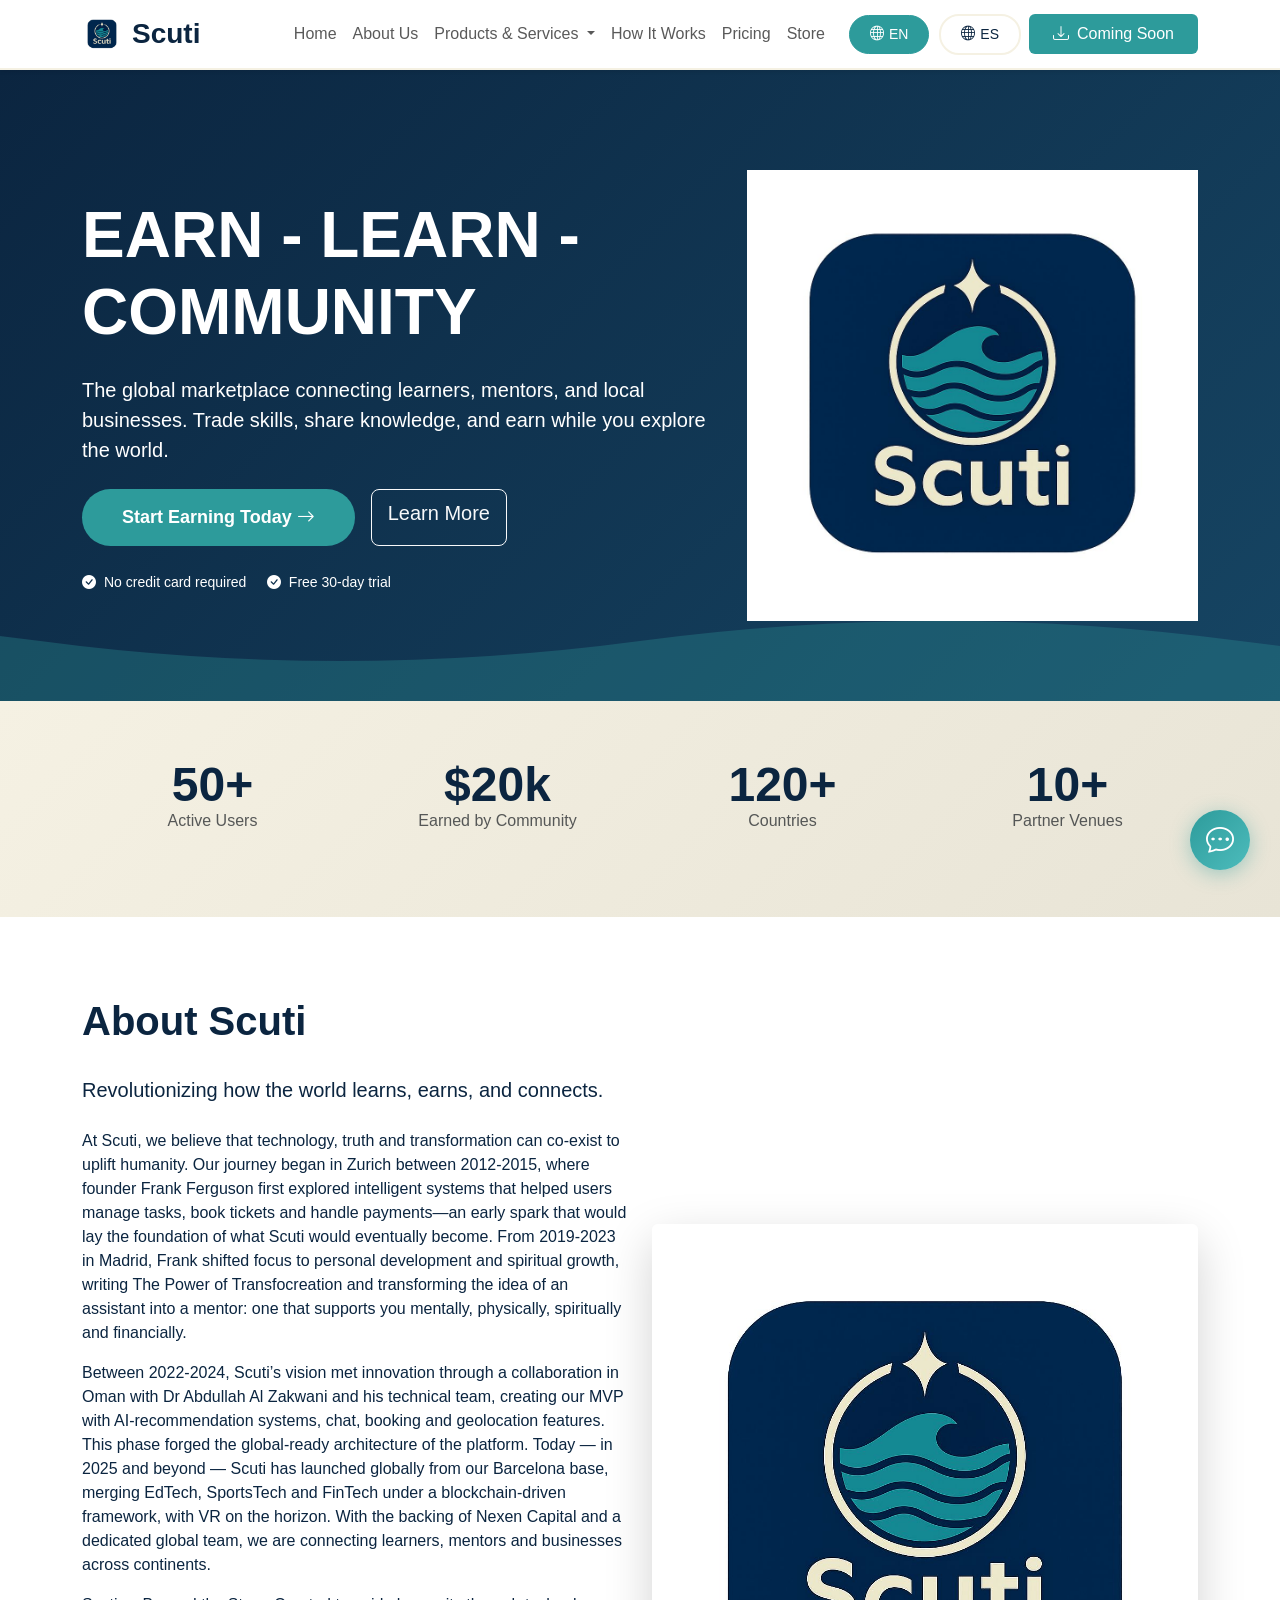
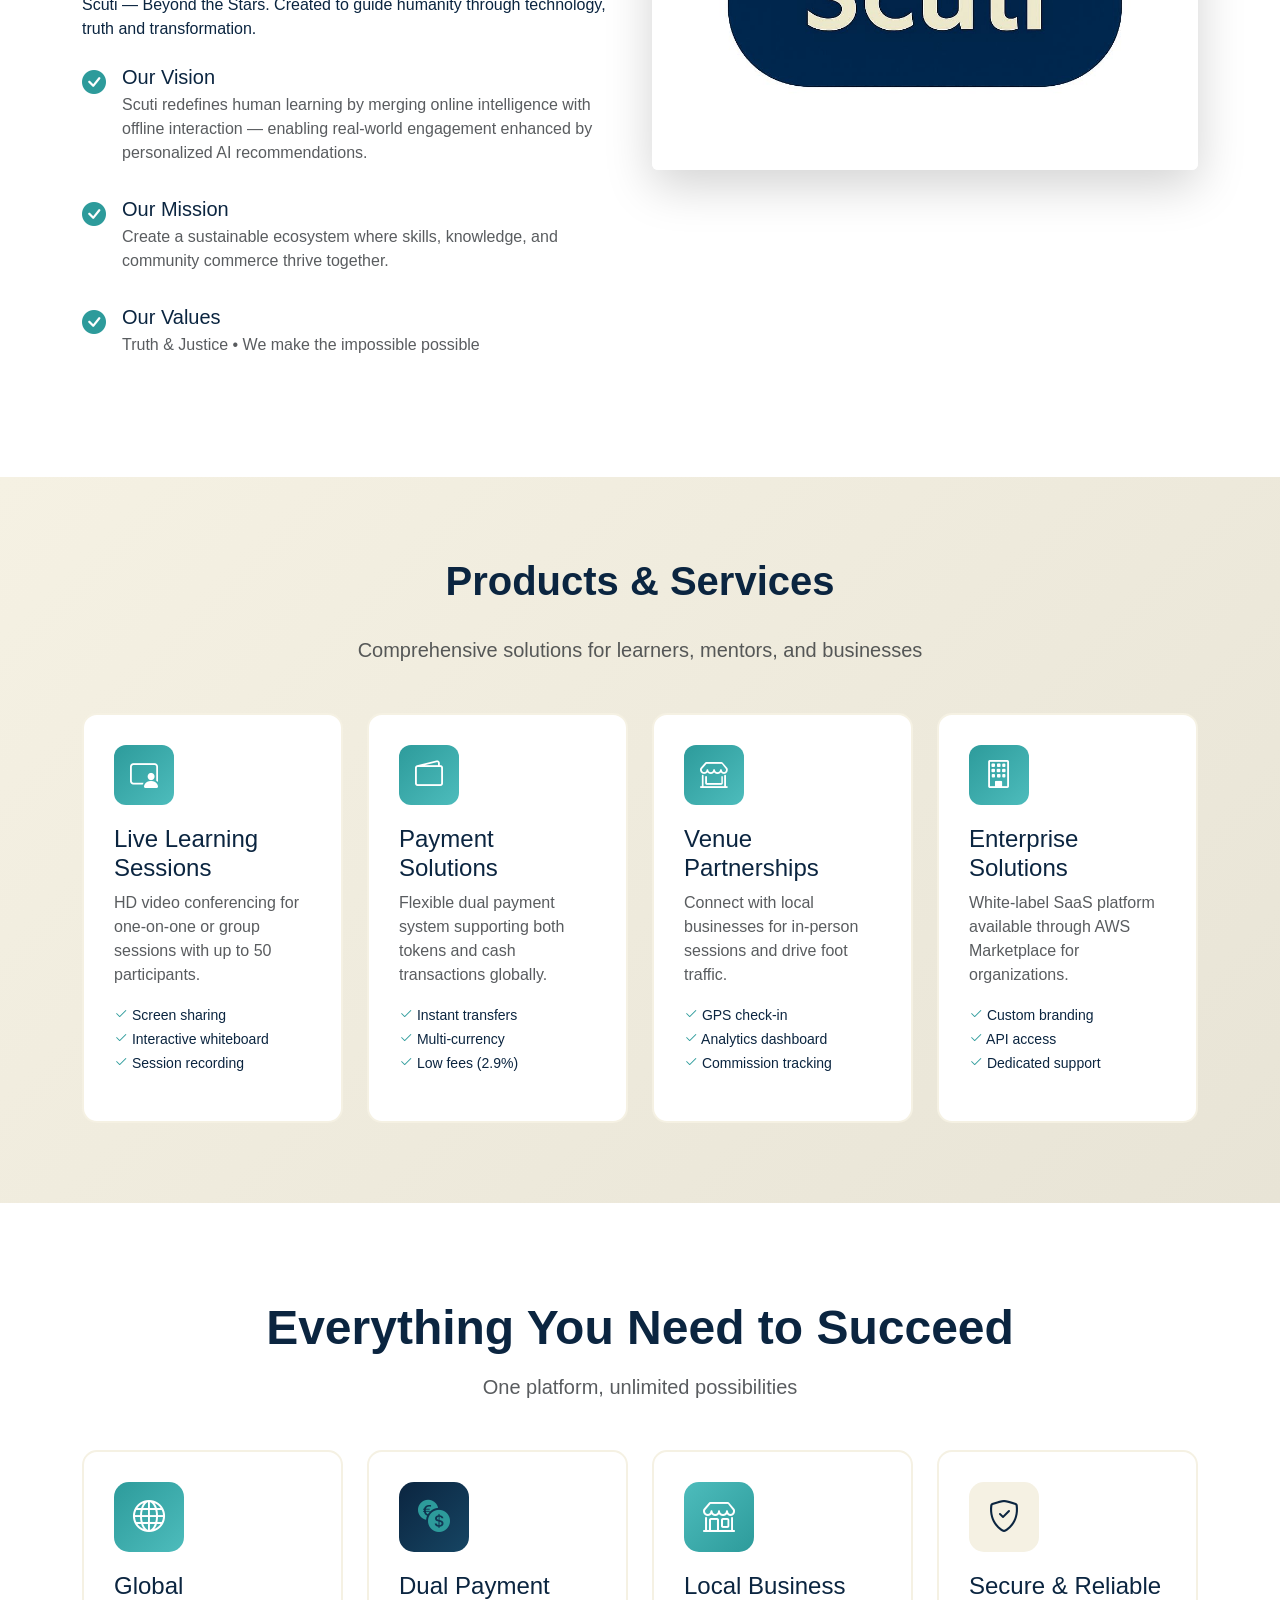
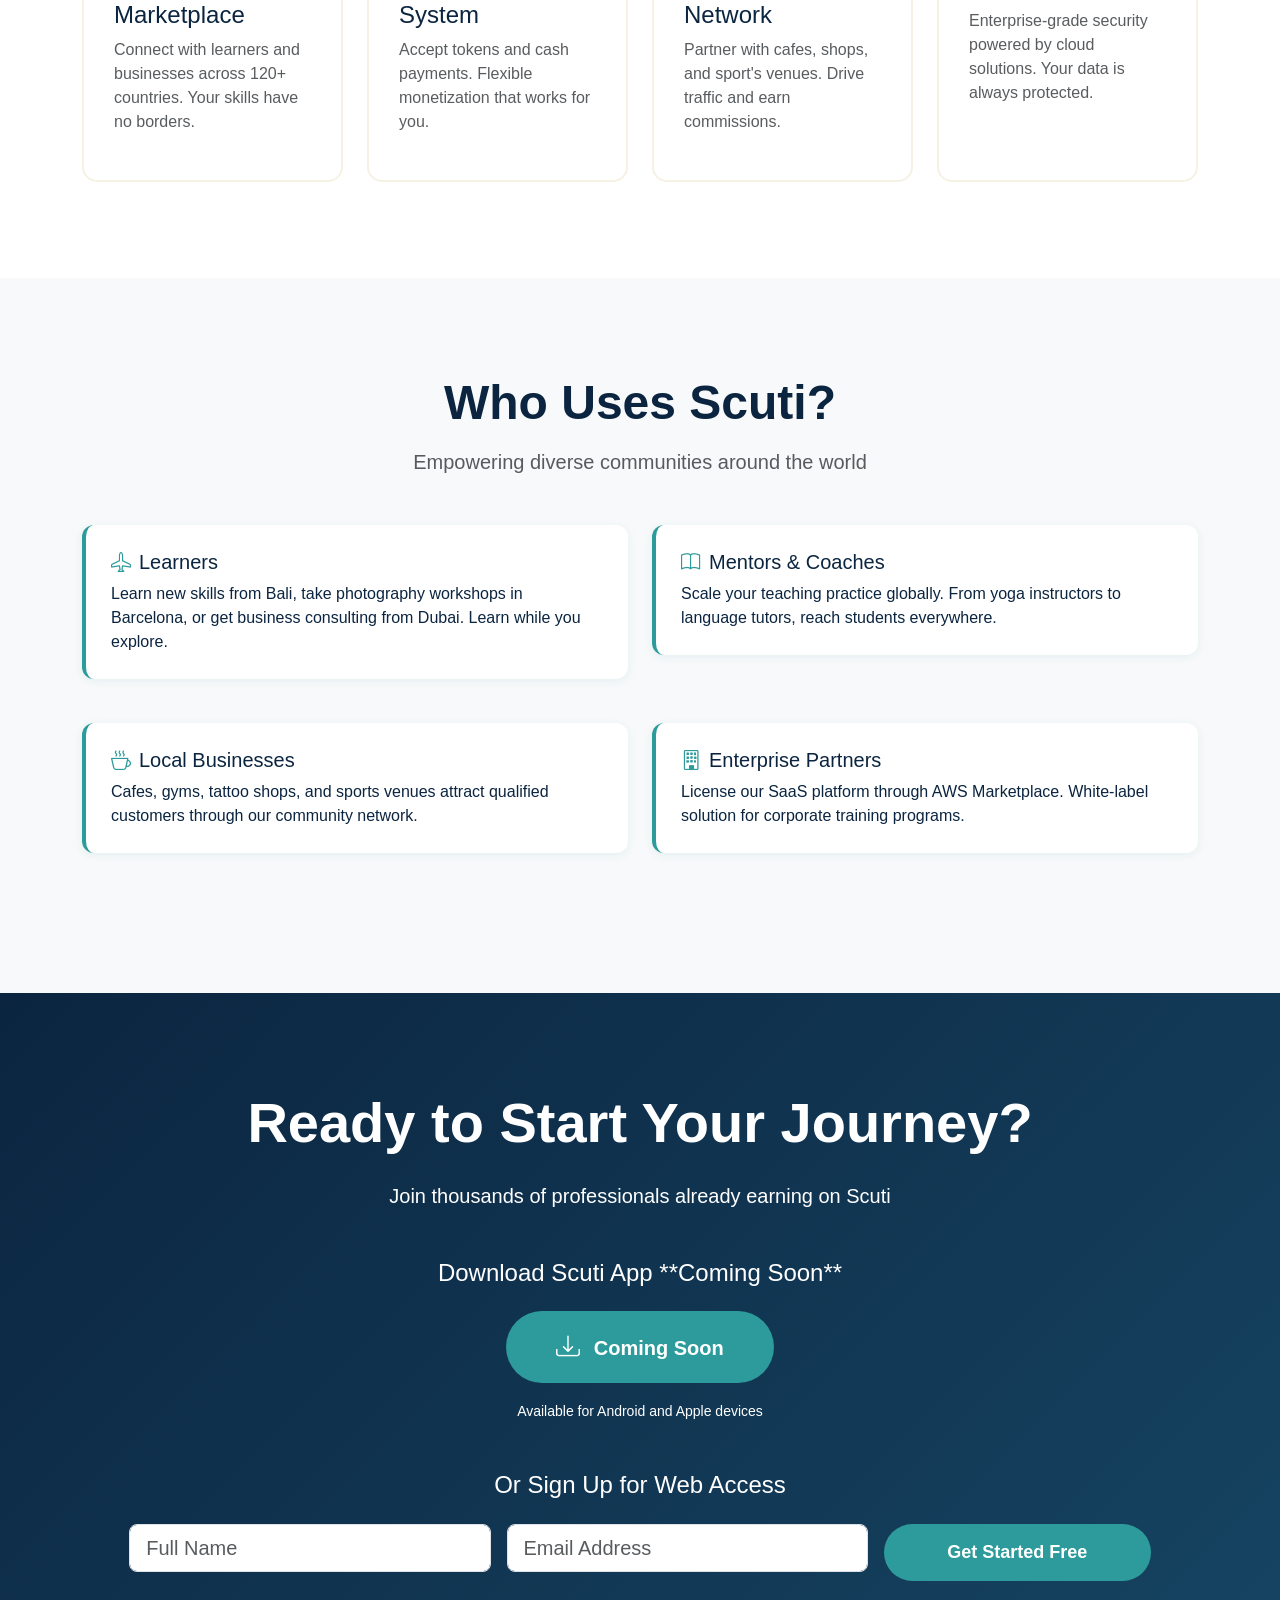
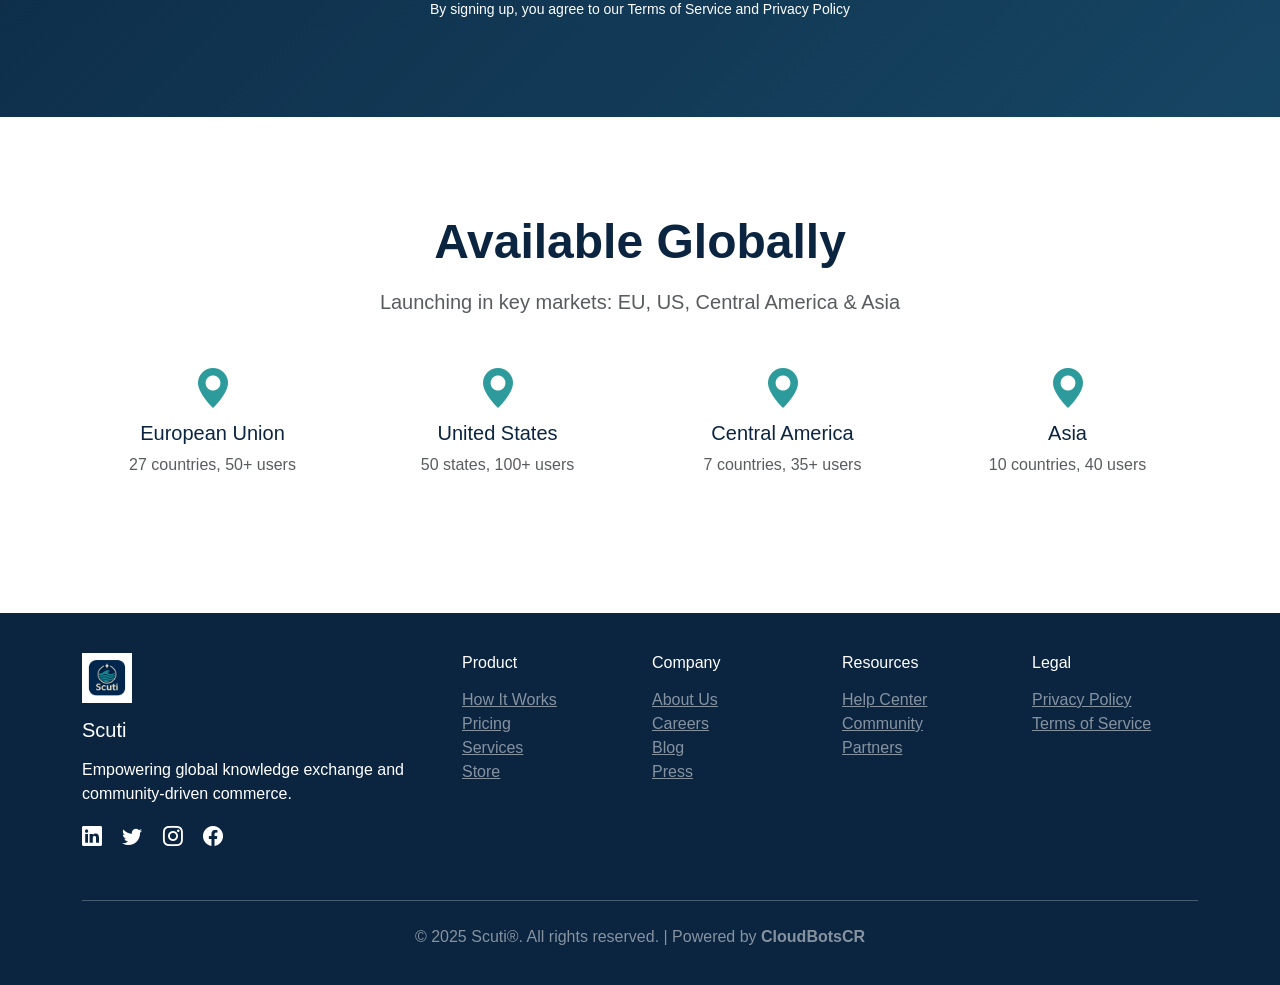
<file: index.html>
<!DOCTYPE html>
<html lang="en">
<head>
    <meta charset="UTF-8">
    <meta name="viewport" content="width=device-width, initial-scale=1.0">
    <title>Scuti - Earn, Learn, and Community</title>
    <link href="https://cdn.jsdelivr.net/npm/bootstrap@5.3.2/dist/css/bootstrap.min.css" rel="stylesheet">
    <link rel="stylesheet" href="https://cdn.jsdelivr.net/npm/bootstrap-icons@1.11.1/font/bootstrap-icons.css">
    <style>
        :root {
            --primary: #0B2540;
            --secondary: #2D9B9B;
            --accent: #1B7A7A;
            --cream: #F5F1E3;
            --dark: #0B2540;
            --light-teal: #4DBCBC;
        }
        
        body {
            font-family: 'Inter', 'Segoe UI', sans-serif;
            color: var(--dark);
        }
        
        .navbar-brand {
            font-size: 28px;
            font-weight: 700;
            color: var(--primary) !important;
            display: flex;
            align-items: center;
            gap: 10px;
        }
        
        .navbar {
            background: white;
            border-bottom: 2px solid var(--cream);
        }
        
        .logo-img {
            height: 40px;
            width: auto;
            object-fit: contain;
        }
        
        /* TRANSLATION FEATURE CSS - START */
        .language-switcher {
            display: flex;
            gap: 10px;
            align-items: center;
        }
        
        .language-switcher .btn {
            padding: 8px 20px;
            font-size: 14px;
            border-radius: 20px;
            transition: all 0.3s;
            display: flex;
            align-items: center;
            gap: 5px;
        }
        
        .language-switcher .btn.active {
            background: var(--secondary);
            color: white;
            border-color: var(--secondary);
        }
        
        .language-switcher .btn:not(.active) {
            background: white;
            color: var(--dark);
            border: 2px solid var(--cream);
        }
        
        .language-switcher .btn:hover {
            border-color: var(--secondary);
            transform: translateY(-2px);
        }
        
        /* Loading indicator for translation */
        .translation-loading {
            position: fixed;
            top: 50%;
            left: 50%;
            transform: translate(-50%, -50%);
            background: rgba(255, 255, 255, 0.95);
            padding: 30px 50px;
            border-radius: 15px;
            box-shadow: 0 10px 40px rgba(0,0,0,0.2);
            z-index: 9999;
            display: none;
            text-align: center;
        }
        
        .translation-loading.active {
            display: block;
        }
        
        .spinner-border-custom {
            width: 40px;
            height: 40px;
            border: 4px solid var(--cream);
            border-top-color: var(--secondary);
            border-radius: 50%;
            animation: spin 1s linear infinite;
        }
        
        @keyframes spin {
            to { transform: rotate(360deg); }
        }
        /* TRANSLATION FEATURE CSS - END */
        
        .hero-section {
            background: linear-gradient(135deg, var(--primary) 0%, #164563 100%);
            color: white;
            padding: 100px 0 80px;
            position: relative;
            overflow: hidden;
        }
        
        .hero-section::before {
            content: '';
            position: absolute;
            bottom: 0;
            left: 0;
            right: 0;
            height: 100px;
            background: url('data:image/svg+xml,<svg xmlns="http://www.w3.org/2000/svg" viewBox="0 0 1200 120"><path d="M0,60 Q300,100 600,60 T1200,60 L1200,120 L0,120 Z" fill="%232D9B9B" opacity="0.3"/></svg>') repeat-x bottom;
            background-size: 1200px 120px;
        }
        
        .hero-content {
            position: relative;
            z-index: 1;
        }
        
        .cta-btn {
            background: var(--secondary);
            border: none;
            padding: 15px 40px;
            font-size: 18px;
            font-weight: 600;
            border-radius: 50px;
            transition: all 0.3s;
            color: white;
        }
        
        .cta-btn:hover {
            background: var(--light-teal);
            transform: translateY(-3px);
            box-shadow: 0 10px 25px rgba(45, 155, 155, 0.4);
            color: white;
        }
        
        .btn-outline-light:hover {
            background: var(--cream);
            color: var(--primary);
            border-color: var(--cream);
        }
        
        .download-btn {
            background: white;
            color: var(--primary);
            border: 2px solid white;
            padding: 12px 30px;
            font-size: 16px;
            font-weight: 600;
            border-radius: 50px;
            transition: all 0.3s;
            display: inline-flex;
            align-items: center;
            gap: 10px;
        }
        
        .download-btn:hover {
            background: var(--secondary);
            color: white;
            border-color: var(--secondary);
        }
        
        .feature-card {
            padding: 30px;
            border-radius: 15px;
            border: 2px solid var(--cream);
            transition: all 0.3s;
            height: 100%;
            background: white;
        }
        
        .feature-card:hover {
            transform: translateY(-5px);
            box-shadow: 0 10px 30px rgba(45, 155, 155, 0.15);
            border-color: var(--secondary);
        }
        
        .feature-icon {
            width: 70px;
            height: 70px;
            border-radius: 15px;
            display: flex;
            align-items: center;
            justify-content: center;
            font-size: 32px;
            margin-bottom: 20px;
        }
        
        .icon-teal { background: linear-gradient(135deg, var(--secondary) 0%, var(--light-teal) 100%); color: white; }
        .icon-navy { background: linear-gradient(135deg, var(--primary) 0%, #164563 100%); color: var(--secondary); }
        .icon-ocean { background: linear-gradient(135deg, var(--light-teal) 0%, var(--secondary) 100%); color: white; }
        .icon-cream { background: var(--cream); color: var(--primary); }
        
        .stats-section {
            background: linear-gradient(135deg, var(--cream) 0%, #E8E4D6 100%);
            padding: 60px 0;
        }
        
        .stat-box {
            text-align: center;
        }
        
        .stat-number {
            font-size: 48px;
            font-weight: 700;
            color: var(--primary);
            line-height: 1;
        }
        
        .use-case {
            background: white;
            padding: 25px;
            border-radius: 12px;
            border-left: 4px solid var(--secondary);
            margin-bottom: 20px;
            box-shadow: 0 2px 10px rgba(45, 155, 155, 0.1);
        }
        
        .about-section, .services-section {
            padding: 80px 0;
        }
        
        .section-title {
            font-size: 2.5rem;
            font-weight: 700;
            color: var(--primary);
            margin-bottom: 30px;
        }
        
        .service-card {
            background: white;
            padding: 30px;
            border-radius: 15px;
            border: 2px solid var(--cream);
            transition: all 0.3s;
            height: 100%;
        }
        
        .service-card:hover {
            border-color: var(--secondary);
            box-shadow: 0 10px 30px rgba(45, 155, 155, 0.15);
            transform: translateY(-5px);
        }
        
        .service-icon {
            width: 60px;
            height: 60px;
            background: linear-gradient(135deg, var(--secondary), var(--light-teal));
            color: white;
            border-radius: 12px;
            display: flex;
            align-items: center;
            justify-content: center;
            font-size: 28px;
            margin-bottom: 20px;
        }
        
        footer {
            background: var(--primary);
            color: white;
            padding: 40px 0 20px;
        }
        
        .footer-logo {
            height: 50px;
            width: auto;
            margin-bottom: 15px;
        }
        
        .btn-primary {
            background: var(--secondary);
            border-color: var(--secondary);
        }
        
        .btn-primary:hover {
            background: var(--light-teal);
            border-color: var(--light-teal);
        }
        
        .text-primary {
            color: var(--secondary) !important;
        }
        
        .bg-primary {
            background: var(--secondary) !important;
        }
        
        a {
            color: var(--secondary);
        }
        
        a:hover {
            color: var(--light-teal);
        }

        .dropdown-menu {
            border: 2px solid var(--cream);
            box-shadow: 0 5px 15px rgba(0,0,0,0.1);
        }

        .dropdown-item:hover {
            background-color: var(--cream);
            color: var(--primary);
        }

        /* Chatbot Styles */
        .chatbot-bubble {
            position: fixed;
            bottom: 30px;
            right: 30px;
            width: 60px;
            height: 60px;
            background: linear-gradient(135deg, var(--secondary), var(--light-teal));
            border-radius: 50%;
            display: flex;
            align-items: center;
            justify-content: center;
            cursor: pointer;
            box-shadow: 0 4px 20px rgba(45, 155, 155, 0.4);
            z-index: 1000;
            transition: all 0.3s;
        }

        .chatbot-bubble:hover {
            transform: scale(1.1);
            box-shadow: 0 6px 30px rgba(45, 155, 155, 0.6);
        }

        .chatbot-bubble i {
            font-size: 28px;
            color: white;
        }

        .chatbot-window {
            position: fixed;
            bottom: 100px;
            right: 30px;
            width: 350px;
            height: 500px;
            background: white;
            border-radius: 15px;
            box-shadow: 0 10px 40px rgba(0, 0, 0, 0.2);
            display: none;
            flex-direction: column;
            z-index: 1000;
            overflow: hidden;
        }

        .chatbot-window.active {
            display: flex;
        }

        .chatbot-header {
            background: linear-gradient(135deg, var(--primary), #164563);
            color: white;
            padding: 20px;
            display: flex;
            align-items: center;
            justify-content: space-between;
        }

        .chatbot-header h5 {
            margin: 0;
            font-size: 18px;
        }

        .chatbot-close {
            background: none;
            border: none;
            color: white;
            font-size: 24px;
            cursor: pointer;
        }

        .chatbot-body {
            flex: 1;
            padding: 20px;
            overflow-y: auto;
            background: #f8fafc;
        }

        .chatbot-message {
            margin-bottom: 15px;
            display: flex;
            align-items: flex-start;
        }

        .chatbot-message.bot {
            justify-content: flex-start;
        }

        .chatbot-message.user {
            justify-content: flex-end;
        }

        .message-bubble {
            max-width: 70%;
            padding: 12px 16px;
            border-radius: 15px;
            font-size: 14px;
            line-height: 1.5;
        }

        .chatbot-message.bot .message-bubble {
            background: var(--secondary);
            color: white;
        }

        .chatbot-message.user .message-bubble {
            background: var(--cream);
            color: var(--dark);
        }

        .chatbot-footer {
            padding: 15px;
            border-top: 1px solid #e2e8f0;
            background: white;
        }

        .chatbot-input-group {
            display: flex;
            gap: 10px;
        }

        .chatbot-input {
            flex: 1;
            padding: 10px 15px;
            border: 2px solid var(--cream);
            border-radius: 25px;
            outline: none;
            font-size: 14px;
        }

        .chatbot-input:focus {
            border-color: var(--secondary);
        }

        .chatbot-send {
            background: var(--secondary);
            color: white;
            border: none;
            width: 40px;
            height: 40px;
            border-radius: 50%;
            display: flex;
            align-items: center;
            justify-content: center;
            cursor: pointer;
            transition: all 0.3s;
        }

        .chatbot-send:hover {
            background: var(--light-teal);
        }
    </style>
</head>
<body>
    <!-- Translation Loading Indicator -->
    <div class="translation-loading" id="translationLoading">
        <div class="spinner-border-custom mb-3"></div>
        <p class="mb-0 fw-bold">Translating...</p>
    </div>

    <!-- Navigation -->
    <nav class="navbar navbar-expand-lg navbar-light sticky-top shadow-sm">
        <div class="container">
            <a class="navbar-brand" href="index.html">
                <img src="assets/scuti/Scuti Logo Light Navy Blue.jpeg" alt="Scuti Logo" class="logo-img">
                Scuti
            </a>
            <button class="navbar-toggler" type="button" data-bs-toggle="collapse" data-bs-target="#navbarNav">
                <span class="navbar-toggler-icon"></span>
            </button>
            <div class="collapse navbar-collapse" id="navbarNav">
                <ul class="navbar-nav ms-auto align-items-center">
                    <li class="nav-item"><a class="nav-link translatable" href="index.html">Home</a></li>
                    <li class="nav-item"><a class="nav-link translatable" href="#about">About Us</a></li>
                    <li class="nav-item dropdown">
                        <a class="nav-link dropdown-toggle translatable" href="#" role="button" data-bs-toggle="dropdown">
                            Products & Services
                        </a>
                        <ul class="dropdown-menu">
                            <li><a class="dropdown-item translatable" href="#services">Services</a></li>
                            <li><hr class="dropdown-divider translatable"></li>
                            <li><a class="dropdown-item translatable" href="#services">Learners</a></li>
                            <li><a class="dropdown-item translatable" href="#services">Mentors</a></li>
                            <li><a class="dropdown-item translatable" href="#services">Businesses</a></li>
                            <li><a class="dropdown-item translatable" href="#services">Enterprise</a></li>
                        </ul>
                    </li>
                    <li class="nav-item"><a class="nav-link translatable" href="how-it-works.html">How It Works</a></li>
                    <li class="nav-item"><a class="nav-link translatable" href="pricing.html">Pricing</a></li>
                    <li class="nav-item"><a class="nav-link translatable" href="store.html">Store</a></li>
                    
                    <!-- TRANSLATION LANGUAGE SWITCHER - START -->
                    <li class="nav-item">
                        <div class="language-switcher ms-3">
                            <button class="btn btn-sm active" id="btnEnglish" onclick="translatePage('en')">
                                <i class="bi bi-globe"></i> EN
                            </button>
                            <button class="btn btn-sm" id="btnSpanish" onclick="translatePage('es')">
                                <i class="bi bi-globe"></i> ES
                            </button>
                        </div>
                    </li>
                    <!-- TRANSLATION LANGUAGE SWITCHER - END -->
                    
                    <li class="nav-item translatable"><a class="nav-link btn btn-primary text-white px-4 ms-2" href="#download"><i class="bi bi-download me-2"></i>Coming Soon</a></li>
                </ul>
            </div>
        </div>
    </nav>

    <!-- Hero Section -->
    <section class="hero-section">
        <div class="container hero-content">
            <div class="row align-items-center">
                <div class="col-lg-7">
                    <h1 class="display-3 fw-bold mb-4 translatable">EARN - LEARN - COMMUNITY</h1>
                    <p class="lead mb-4 translatable">The global marketplace connecting learners, mentors, and local businesses. Trade skills, share knowledge, and earn while you explore the world.</p>
                    <div class="d-flex gap-3 flex-wrap">
                        <button class="btn btn-light cta-btn translatable" onclick="document.getElementById('signup').scrollIntoView({behavior: 'smooth'})">
                            Start Earning Today <i class="bi bi-arrow-right"></i>
                        </button>
                        <a href="how-it-works.html" class="btn btn-outline-light btn-lg translatable">Learn More</a>
                    </div>
                    <div class="mt-4">
                        <small class="translatable"><i class="bi bi-check-circle-fill me-2"></i>No credit card required</small>
                        <small class="ms-3 translatable"><i class="bi bi-check-circle-fill me-2"></i>Free 30-day trial</small>
                    </div>
                </div>
                <div class="col-lg-5 text-center mt-5 mt-lg-0">
                    <img 
                        src="assets/scuti/Scuti Logo Light Navy Blue.jpeg" 
                        alt="Scuti Logo" 
                        class="img-fluid" 
                        style="max-width: 100%; height: auto; object-fit: contain;">
                </div>
            </div>
        </div>
    </section>

    <!-- Stats Section -->
    <section class="stats-section">
        <div class="container">
            <div class="row">
                <div class="col-md-3 col-6 mb-4">
                    <div class="stat-box">
                        <div class="stat-number">50+</div>
                        <div class="text-muted translatable">Active Users</div>
                    </div>
                </div>
                <div class="col-md-3 col-6 mb-4">
                    <div class="stat-box">
                        <div class="stat-number">$20k</div>
                        <div class="text-muted translatable">Earned by Community</div>
                    </div>
                </div>
                <div class="col-md-3 col-6 mb-4">
                    <div class="stat-box">
                        <div class="stat-number">120+</div>
                        <div class="text-muted translatable">Countries</div>
                    </div>
                </div>
                <div class="col-md-3 col-6 mb-4">
                    <div class="stat-box">
                        <div class="stat-number">10+</div>
                        <div class="text-muted translatable">Partner Venues</div>
                    </div>
                </div>
            </div>
        </div>
    </section>

    <!-- About Us Section -->
    <section id="about" class="about-section">
        <div class="container">
            <div class="row align-items-center">
                <div class="col-lg-6 mb-4">
                    <h2 class="section-title translatable">About Scuti</h2>
                    <p class="lead mb-4 translatable">Revolutionizing how the world learns, earns, and connects.</p>
                    <p class="translatable">At Scuti, we believe that technology, truth and transformation can co-exist to uplift humanity. Our journey began in Zurich between 2012-2015, where founder Frank Ferguson first explored intelligent systems that helped users manage tasks, book tickets and handle payments—an early spark that would lay the foundation of what Scuti would eventually become. From 2019-2023 in Madrid, Frank shifted focus to personal development and spiritual growth, writing The Power of Transfocreation and transforming the idea of an assistant into a mentor: one that supports you mentally, physically, spiritually and financially.</p>
                    <p class="translatable">Between 2022-2024, Scuti’s vision met innovation through a collaboration in Oman with Dr Abdullah Al Zakwani and his technical team, creating our MVP with AI-recommendation systems, chat, booking and geolocation features. This phase forged the global-ready architecture of the platform. Today — in 2025 and beyond — Scuti has launched globally from our Barcelona base, merging EdTech, SportsTech and FinTech under a blockchain-driven framework, with VR on the horizon. With the backing of Nexen Capital and a dedicated global team, we are connecting learners, mentors and businesses across continents.</p>
                    <p class="translatable">Scuti — Beyond the Stars. Created to guide humanity through technology, truth and transformation.</p>
                    <div class="mt-4">
                        <div class="d-flex align-items-start mb-3">
                            <i class="bi bi-check-circle-fill text-primary fs-4 me-3"></i>
                            <div>
                                <h5 class="mb-1 translatable">Our Vision</h5>
                                <p class="text-muted translatable">Scuti redefines human learning by merging online intelligence with offline interaction — enabling real-world engagement enhanced by personalized AI recommendations.</p>
                            </div>
                        </div>
                        <div class="d-flex align-items-start mb-3">
                            <i class="bi bi-check-circle-fill text-primary fs-4 me-3"></i>
                            <div>
                                <h5 class="mb-1 translatable">Our Mission</h5>
                                <p class="text-muted translatable">Create a sustainable ecosystem where skills, knowledge, and community commerce thrive together.</p>
                            </div>
                        </div>
                        <div class="d-flex align-items-start">
                            <i class="bi bi-check-circle-fill text-primary fs-4 me-3"></i>
                            <div>
                                <h5 class="mb-1 translatable">Our Values</h5>
                                <p class="text-muted translatable">Truth & Justice • We make the impossible possible</p>
                            </div>
                        </div>
                    </div>
                </div>
                <div class="col-lg-6">
                    <img src="assets/scuti/Scuti Logo Light Navy Blue.jpeg" alt="About Scuti" class="img-fluid rounded shadow-lg">
                </div>
            </div>
        </div>
    </section>

    <!-- Products and Services Section -->
     <section id="services" class="services-section" style="background: linear-gradient(135deg, var(--cream) 0%, #E8E4D6 100%);">
        <div class="container">
            <div class="text-center mb-5">
                <h2 class="section-title translatable">Products & Services</h2>
                <p class="lead text-muted translatable">Comprehensive solutions for learners, mentors, and businesses</p>
            </div>
            <div class="row g-4">
                <div class="col-md-6 col-lg-3">
                    <div class="service-card">
                        <div class="service-icon">
                            <i class="bi bi-person-video3"></i>
                        </div>
                        <h4 class="translatable">Live Learning Sessions</h4>
                        <p class="text-muted translatable">HD video conferencing for one-on-one or group sessions with up to 50 participants.</p>
                        <ul class="list-unstyled mt-3">
                            <li><small class="translatable"><i class="bi bi-check2 text-primary"></i> Screen sharing</small></li>
                            <li><small class="translatable"><i class="bi bi-check2 text-primary"></i> Interactive whiteboard</small></li>
                            <li><small class="translatable"><i class="bi bi-check2 text-primary"></i> Session recording</small></li>
                        </ul>
                    </div>
                </div>
                <div class="col-md-6 col-lg-3">
                    <div class="service-card">
                        <div class="service-icon">
                            <i class="bi bi-wallet2"></i>
                        </div>
                        <h4 class="translatable">Payment Solutions</h4>
                        <p class="text-muted translatable">Flexible dual payment system supporting both tokens and cash transactions globally.</p>
                        <ul class="list-unstyled mt-3">
                            <li><small class="translatable"><i class="bi bi-check2 text-primary"></i> Instant transfers</small></li>
                            <li><small class="translatable"><i class="bi bi-check2 text-primary"></i> Multi-currency</small></li>
                            <li><small class="translatable"><i class="bi bi-check2 text-primary"></i> Low fees (2.9%)</small></li>
                        </ul>
                    </div>
                </div>
                <div class="col-md-6 col-lg-3">
                    <div class="service-card">
                        <div class="service-icon">
                            <i class="bi bi-shop-window"></i>
                        </div>
                        <h4 class="translatable">Venue Partnerships</h4>
                        <p class="text-muted translatable">Connect with local businesses for in-person sessions and drive foot traffic.</p>
                        <ul class="list-unstyled mt-3">
                            <li><small class="translatable"><i class="bi bi-check2 text-primary"></i> GPS check-in</small></li>
                            <li><small class="translatable"><i class="bi bi-check2 text-primary"></i> Analytics dashboard</small></li>
                            <li><small class="translatable"><i class="bi bi-check2 text-primary"></i> Commission tracking</small></li>
                        </ul>
                    </div>
                </div>
                <div class="col-md-6 col-lg-3">
                    <div class="service-card">
                        <div class="service-icon">
                            <i class="bi bi-building"></i>
                        </div>
                        <h4 class="translatable">Enterprise Solutions</h4>
                        <p class="text-muted translatable">White-label SaaS platform available through AWS Marketplace for organizations.</p>
                        <ul class="list-unstyled mt-3">
                            <li><small class="translatable"><i class="bi bi-check2 text-primary"></i> Custom branding</small></li>
                            <li><small class="translatable"><i class="bi bi-check2 text-primary"></i> API access</small></li>
                            <li><small class="translatable"><i class="bi bi-check2 text-primary"></i> Dedicated support</small></li>
                        </ul>
                    </div>
                </div>
            </div>
        </div>
    </section>

    <!-- Features Section -->
    <section class="py-5">
        <div class="container my-5">
            <div class="text-center mb-5">
                <h2 class="display-5 fw-bold mb-3 translatable">Everything You Need to Succeed</h2>
                <p class="lead text-muted translatable">One platform, unlimited possibilities</p>
            </div>
            <div class="row g-4">
                <div class="col-md-6 col-lg-3">
                    <div class="feature-card">
                        <div class="feature-icon icon-teal">
                            <i class="bi bi-globe"></i>
                        </div>
                        <h4 class="translatable">Global Marketplace</h4>
                        <p class="text-muted translatable">Connect with learners and businesses across 120+ countries. Your skills have no borders.</p>
                    </div>
                </div>
                <div class="col-md-6 col-lg-3">
                    <div class="feature-card">
                        <div class="feature-icon icon-navy">
                            <i class="bi bi-currency-exchange"></i>
                        </div>
                        <h4 class="translatable">Dual Payment System</h4>
                        <p class="text-muted translatable">Accept tokens and cash payments. Flexible monetization that works for you.</p>
                    </div>
                </div>
                <div class="col-md-6 col-lg-3">
                    <div class="feature-card">
                        <div class="feature-icon icon-ocean">
                            <i class="bi bi-shop"></i>
                        </div>
                        <h4 class="translatable">Local Business Network</h4>
                        <p class="text-muted translatable">Partner with cafes, shops, and sport's venues. Drive traffic and earn commissions.</p>
                    </div>
                </div>
                <div class="col-md-6 col-lg-3">
                    <div class="feature-card">
                        <div class="feature-icon icon-cream">
                            <i class="bi bi-shield-check"></i>
                        </div>
                        <h4 class="translatable">Secure & Reliable</h4>
                        <p class="text-muted translatable">Enterprise-grade security powered by cloud solutions. Your data is always protected.</p>
                    </div>
                </div>
            </div>
        </div>
    </section>

    <!-- Use Cases Section -->
    <section class="py-5 bg-light">
        <div class="container my-5">
            <div class="text-center mb-5">
                <h2 class="display-5 fw-bold mb-3 translatable">Who Uses Scuti?</h2>
                <p class="lead text-muted translatable">Empowering diverse communities around the world</p>
            </div>
            <div class="row">
                <div class="col-lg-6 mb-4">
                    <div class="use-case">
                        <h5 class="translatable"><i class="bi bi-airplane text-primary me-2"></i>Learners</h5>
                        <p class="mb-0 translatable">Learn new skills from Bali, take photography workshops in Barcelona, or get business consulting from Dubai. Learn while you explore.</p>
                    </div>
                </div>
                <div class="col-lg-6 mb-4">
                    <div class="use-case">
                        <h5 class="translatable"><i class="bi bi-book text-primary me-2"></i>Mentors & Coaches</h5>
                        <p class="mb-0 translatable">Scale your teaching practice globally. From yoga instructors to language tutors, reach students everywhere.</p>
                    </div>
                </div>
                <div class="col-lg-6 mb-4">
                    <div class="use-case">
                        <h5 class="translatable"><i class="bi bi-cup-hot text-primary me-2"></i>Local Businesses</h5>
                        <p class="mb-0 translatable">Cafes, gyms, tattoo shops, and sports venues attract qualified customers through our community network.</p>
                    </div>
                </div>
                <div class="col-lg-6 mb-4">
                    <div class="use-case">
                        <h5 class="translatable"><i class="bi bi-building text-primary me-2"></i>Enterprise Partners</h5>
                        <p class="mb-0 translatable">License our SaaS platform through AWS Marketplace. White-label solution for corporate training programs.</p>
                    </div>
                </div>
            </div>
        </div>
    </section>

    <!-- CTA Section -->
    <section id="signup" class="py-5" style="background: linear-gradient(135deg, #0B2540 0%, #164563 100%); color: white;">
        <div class="container my-5 text-center">
            <h2 class="display-4 fw-bold mb-4 translatable">Ready to Start Your Journey?</h2>
            <p class="lead mb-5 translatable">Join thousands of professionals already earning on Scuti</p>
            
            <!-- Download App Button -->
            <div id="download" class="mb-5">
                <h4 class="mb-4 translatable">Download Scuti App **Coming Soon**</h4>
                <div class="d-flex gap-3 justify-content-center flex-wrap">
                    <a href="scuti-app.apk" class="btn btn-lg cta-btn translatable" download style="font-size: 20px; padding: 18px 50px;">
                        <i class="bi bi-download fs-4 me-2"></i>
                        Coming Soon
                    </a>
                </div>
                <p class="mt-3"><small class="translatable">Available for Android and Apple devices</small></p>
            </div>

            <!-- Signup Form -->
            <div class="mt-5">
                <h4 class="mb-4 translatable">Or Sign Up for Web Access</h4>
                <form class="row g-3 justify-content-center">
                    <div class="col-md-4">
                        <input type="text" class="form-control form-control-lg translatable" placeholder="Full Name">
                    </div>
                    <div class="col-md-4">
                        <input type="email" class="form-control form-control-lg translatable" placeholder="Email Address">
                    </div>
                    <div class="col-md-3">
                        <button type="submit" class="btn btn-lg w-100 cta-btn translatable">Get Started Free</button>
                    </div>
                </form>
                <p class="mt-3 mb-0"><small class="translatable">By signing up, you agree to our Terms of Service and Privacy Policy</small></p>
            </div>
        </div>
    </section>

    <!-- Regions Section -->
    <section class="py-5">
        <div class="container my-5">
            <div class="text-center mb-5">
                <h2 class="display-5 fw-bold mb-3 translatable">Available Globally</h2>
                <p class="lead text-muted translatable">Launching in key markets: EU, US, Central America & Asia</p>
            </div>
            <div class="row text-center">
                <div class="col-md-3 mb-4">
                    <div class="h1 text-primary"><i class="bi bi-geo-alt-fill"></i></div>
                    <h5 class="translatable">European Union</h5>
                    <p class="text-muted translatable">27 countries, 50+ users</p>
                </div>
                <div class="col-md-3 mb-4">
                    <div class="h1 text-primary"><i class="bi bi-geo-alt-fill"></i></div>
                    <h5 class="translatable">United States</h5>
                    <p class="text-muted translatable">50 states, 100+ users</p>
                </div>
                <div class="col-md-3 mb-4">
                    <div class="h1 text-primary"><i class="bi bi-geo-alt-fill"></i></div>
                    <h5 class="translatable">Central America</h5>
                    <p class="text-muted translatable">7 countries, 35+ users</p>
                </div>
                <div class="col-md-3 mb-4">
                    <div class="h1 text-primary"><i class="bi bi-geo-alt-fill"></i></div>
                    <h5 class="translatable">Asia</h5>
                    <p class="text-muted translatable">10 countries, 40 users</p>
                </div>
            </div>
        </div>
    </section>


    <!-- Continue with rest of sections... (keeping the rest of your original HTML) -->
    <!-- I'm showing the pattern - you would add class="translatable" to all text elements you want translated -->

    <!-- Footer -->
    <footer>
        <div class="container">
            <div class="row">
                <div class="col-lg-4 mb-4">
                    <img src="assets/scuti/Scuti Logo Light Navy Blue.jpeg" alt="Scuti Logo" class="footer-logo">
                    <h5 class="mb-3">Scuti</h5>
                    <p class="translatable">Empowering global knowledge exchange and community-driven commerce.</p>
                    <div class="mt-3">
                        <a href="#" class="text-white me-3"><i class="bi bi-linkedin fs-5"></i></a>
                        <a href="#" class="text-white me-3"><i class="bi bi-twitter fs-5"></i></a>
                        <a href="#" class="text-white me-3"><i class="bi bi-instagram fs-5"></i></a>
                        <a href="#" class="text-white"><i class="bi bi-facebook fs-5"></i></a>
                    </div>
                </div>
                <div class="col-lg-2 col-md-4 mb-4">
                    <h6 class="mb-3 translatable">Product</h6>
                    <ul class="list-unstyled">
                        <li><a href="how-it-works.html" class="text-white-50 translatable">How It Works</a></li>
                        <li><a href="pricing.html" class="text-white-50 translatable">Pricing</a></li>
                        <li><a href="#services" class="text-white-50 translatable">Services</a></li>
                        <li><a href="store.html" class="text-white-50 translatable">Store</a></li>
                    </ul>
                </div>
                <div class="col-lg-2 col-md-4 mb-4">
                    <h6 class="mb-3 translatable">Company</h6>
                    <ul class="list-unstyled">
                        <li><a href="#about" class="text-white-50 translatable">About Us</a></li>
                        <li><a href="#" class="text-white-50 translatable">Careers</a></li>
                        <li><a href="#" class="text-white-50 translatable">Blog</a></li>
                        <li><a href="#" class="text-white-50 translatable">Press</a></li>
                    </ul>
                </div>
                <div class="col-lg-2 col-md-4 mb-4">
                    <h6 class="mb-3 translatable">Resources</h6>
                    <ul class="list-unstyled">
                        <li><a href="#" class="text-white-50 translatable">Help Center</a></li>
                        <li><a href="#" class="text-white-50 translatable">Community</a></li>
                        <li><a href="#" class="text-white-50 translatable">Partners</a></li>
                    </ul>
                </div>
                <div class="col-lg-2 col-md-4 mb-4">
                    <h6 class="mb-3 translatable">Legal</h6>
                    <ul class="list-unstyled">
                        <li><a href="#" class="text-white-50 translatable">Privacy Policy</a></li>
                        <li><a href="#" class="text-white-50 translatable">Terms of Service</a></li>
                    </ul>
                </div>
            </div>
            <hr class="my-4 bg-white">
            <div class="text-center text-white-50">
                <p>&copy; 2025 Scuti®. All rights reserved. | Powered by <strong>CloudBotsCR</strong></p>
            </div>
        </div>
    </footer>

    <!-- Chatbot Bubble -->
    <div class="chatbot-bubble" onclick="toggleChatbot()">
        <i class="bi bi-chat-dots"></i>
    </div>

    <!-- Chatbot Window -->
    <div class="chatbot-window" id="chatbotWindow">
        <div class="chatbot-header">
            <div class="d-flex align-items-center">
                <i class="bi bi-robot me-2 fs-4"></i>
                <div>
                    <h5>Scuti</h5>
                    <small style="font-size: 12px; opacity: 0.9;">AI Assistant</small>
                </div>
            </div>
            <button class="chatbot-close" onclick="toggleChatbot()">×</button>
        </div>
        <div class="chatbot-body" id="chatbotBody">
            <div class="chatbot-message bot">
                <div class="message-bubble">
                    Hi👋! I'm Scuti, your AI assistant. How can I help you today?
                </div>
            </div>
        </div>
        <div class="chatbot-footer">
            <div class="chatbot-input-group">
                <input type="text" class="chatbot-input" id="chatbotInput" placeholder="Type your message..." onkeypress="handleChatKeypress(event)">
                <button class="chatbot-send" onclick="sendMessage()">
                    <i class="bi bi-send"></i>
                </button>
            </div>
        </div>
    </div>

    <script src="https://cdn.jsdelivr.net/npm/bootstrap@5.3.2/dist/js/bootstrap.bundle.min.js"></script>
    
    <!-- TRANSLATION JAVASCRIPT - START -->
    <script>
        // ============================================
        // AMAZON TRANSLATE INTEGRATION
        // ============================================
        
        // IMPORTANT: Replace this with your actual API Gateway URL
        const TRANSLATE_API_URL = 'https://3e87wm8zql.execute-api.us-east-1.amazonaws.com/prod/translate';
        
        // Store original content before translation
        let originalContent = {};
        let currentLanguage = 'en';
        let translationCache = {}; // Cache translations to avoid redundant API calls
        
        // Initialize: Store original English content
        document.addEventListener('DOMContentLoaded', function() {
            storeOriginalContent();
            
            // Check if user has a preferred language saved
            const savedLanguage = localStorage.getItem('scutiPreferredLanguage');
            if (savedLanguage && savedLanguage !== 'en') {
                translatePage(savedLanguage);
            }
        });
        
        /**
         * Store all original English text before any translation
         */
        function storeOriginalContent() {
            const translatableElements = document.querySelectorAll('.translatable');
            translatableElements.forEach((element, index) => {
                const key = `element_${index}`;
                originalContent[key] = {
                    element: element,
                    originalText: element.textContent.trim()
                };
            });
            console.log(`Stored ${Object.keys(originalContent).length} translatable elements`);
        }
        
        /**
         * Main translation function - called when user clicks EN or ES
         */
        async function translatePage(targetLanguage) {
            // Update button states
            updateLanguageButtons(targetLanguage);
            
            // If switching to English, just restore original content
            if (targetLanguage === 'en') {
                restoreOriginalContent();
                currentLanguage = 'en';
                localStorage.setItem('scutiPreferredLanguage', 'en');
                return;
            }
            
            // If already in target language, do nothing
            if (currentLanguage === targetLanguage) {
                return;
            }
            
            // Show loading indicator
            showLoading();
            
            try {
                // Collect all texts to translate
                const textsToTranslate = [];
                const elements = [];
                
                for (let key in originalContent) {
                    const item = originalContent[key];
                    textsToTranslate.push(item.originalText);
                    elements.push(item.element);
                }
                
                console.log(`Translating ${textsToTranslate.length} text elements to ${targetLanguage}`);
                
                // Translate all texts
                const translations = await translateMultipleTexts(
                    textsToTranslate,
                    'en',
                    targetLanguage
                );
                
                // Update DOM with translations
                elements.forEach((element, index) => {
                    if (translations[index]) {
                        element.textContent = translations[index];
                    }
                });
                
                currentLanguage = targetLanguage;
                localStorage.setItem('scutiPreferredLanguage', targetLanguage);
                
                console.log('Translation completed successfully!');
                
            } catch (error) {
                console.error('Translation error:', error);
                alert('Translation failed. Please check your internet connection and try again.');
                // Reset to English on error
                restoreOriginalContent();
                updateLanguageButtons('en');
            } finally {
                hideLoading();
            }
        }

        /**
         * Translate multiple texts by calling API for each one
         */
        async function translateMultipleTexts(texts, sourceLang, targetLang) {
            const translations = [];
            
            for (let i = 0; i < texts.length; i++) {
                const text = texts[i];
                
                // Skip empty texts
                if (!text || text.trim() === '') {
                    translations.push(text);
                    continue;
                }
                
                // Check cache first
                const cacheKey = `${text}_${targetLang}`;
                if (translationCache[cacheKey]) {
                    translations.push(translationCache[cacheKey]);
                    continue;
                }
                
                try {
                    // Call translation API
                    const translated = await callTranslationAPI(text, sourceLang, targetLang);
                    translations.push(translated);
                    
                    // Cache the result
                    translationCache[cacheKey] = translated;
                    
                    // Small delay to avoid rate limiting (optional)
                    if (i < texts.length - 1) {
                        await sleep(100);
                    }
                    
                } catch (error) {
                    console.error(`Error translating text #${i}:`, error);
                    translations.push(text); // Use original text on error
                }
            }
            
            return translations;
        }
        
        /**
         * Call Amazon Translate API via Lambda function
         */
        async function callTranslationAPI(text, sourceLang, targetLang) {
            const response = await fetch(TRANSLATE_API_URL, {
                method: 'POST',
                headers: {
                    'Content-Type': 'application/json',
                },
                body: JSON.stringify({
                    text: text,
                    sourceLanguage: sourceLang,
                    targetLanguage: targetLang
                })
            });
            
            if (!response.ok) {
                throw new Error(`HTTP error! status: ${response.status}`);
            }
            
            const data = await response.json();
            return data.translatedText;
        }
        
        /**
         * Restore original English content
         */
        function restoreOriginalContent() {
            for (let key in originalContent) {
                const item = originalContent[key];
                item.element.textContent = item.originalText;
            }
        }
        
        /**
         * Update language button states (active/inactive)
         */
        function updateLanguageButtons(activeLang) {
            const btnEnglish = document.getElementById('btnEnglish');
            const btnSpanish = document.getElementById('btnSpanish');
            
            if (activeLang === 'en') {
                btnEnglish.classList.add('active');
                btnSpanish.classList.remove('active');
            } else if (activeLang === 'es') {
                btnSpanish.classList.add('active');
                btnEnglish.classList.remove('active');
            }
        }
        
        /**
         * Show loading indicator
         */
        function showLoading() {
            document.getElementById('translationLoading').classList.add('active');
        }
        
        /**
         * Hide loading indicator
         */
        function hideLoading() {
            document.getElementById('translationLoading').classList.remove('active');
        }
        
        /**
         * Sleep utility function
         */
        function sleep(ms) {
            return new Promise(resolve => setTimeout(resolve, ms));
        }
        
        // ============================================
        // CHATBOT FUNCTIONALITY
        // ============================================
        
        function toggleChatbot() {
            const chatbotWindow = document.getElementById('chatbotWindow');
            chatbotWindow.classList.toggle('active');
        }
        
        function sendMessage() {
            const input = document.getElementById('chatbotInput');
            const message = input.value.trim();
            
            if (message === '') return;
            
            // Add user message to chat
            addMessageToChat('user', message);
            
            // Clear input
            input.value = '';
            
            // Simulate bot response
            setTimeout(() => {
                const botResponse = getBotResponse(message.toLowerCase());
                addMessageToChat('bot', botResponse);
            }, 500);
        }
        
        function handleChatKeypress(event) {
            if (event.key === 'Enter') {
                sendMessage();
            }
        }
        
        function addMessageToChat(sender, message) {
            const chatBody = document.getElementById('chatbotBody');
            const messageDiv = document.createElement('div');
            messageDiv.className = `chatbot-message ${sender}`;
            
            const bubble = document.createElement('div');
            bubble.className = 'message-bubble';
            bubble.textContent = message;
            
            messageDiv.appendChild(bubble);
            chatBody.appendChild(messageDiv);
            
            // Scroll to bottom
            chatBody.scrollTop = chatBody.scrollHeight;
        }
        
        function getBotResponse(message) {
            // Simple chatbot responses
            if (message.includes('price') || message.includes('cost')) {
                return "Our pricing starts at $0 for the Starter plan. Check out our Pricing page for more details!";
            } else if (message.includes('how') && message.includes('work')) {
                return "Scuti connects learners, mentors, and local businesses. You can earn by teaching, learning new skills, or partnering with venues. Visit our How It Works page!";
            } else if (message.includes('coming soon') || message.includes('app')) {
                return "You can coming soon our app by clicking the 'Coming Soon' button at the top of the page. Available for Android and Apple devices!";
            } else if (message.includes('contact') || message.includes('support')) {
                return "You can reach our support team at support@scuti.com or visit our Help Center.";
            } else if (message.includes('hello') || message.includes('hi')) {
                return "Hello! I'm Scuti, your AI assistant. How can I help you today?";
            } else {
                return "Thanks for your message! For detailed information, please check our website or contact support@scuti.com.";
            }
        }
    </script>
    <!-- TRANSLATION JAVASCRIPT - END -->
</body>
</html>
</file>
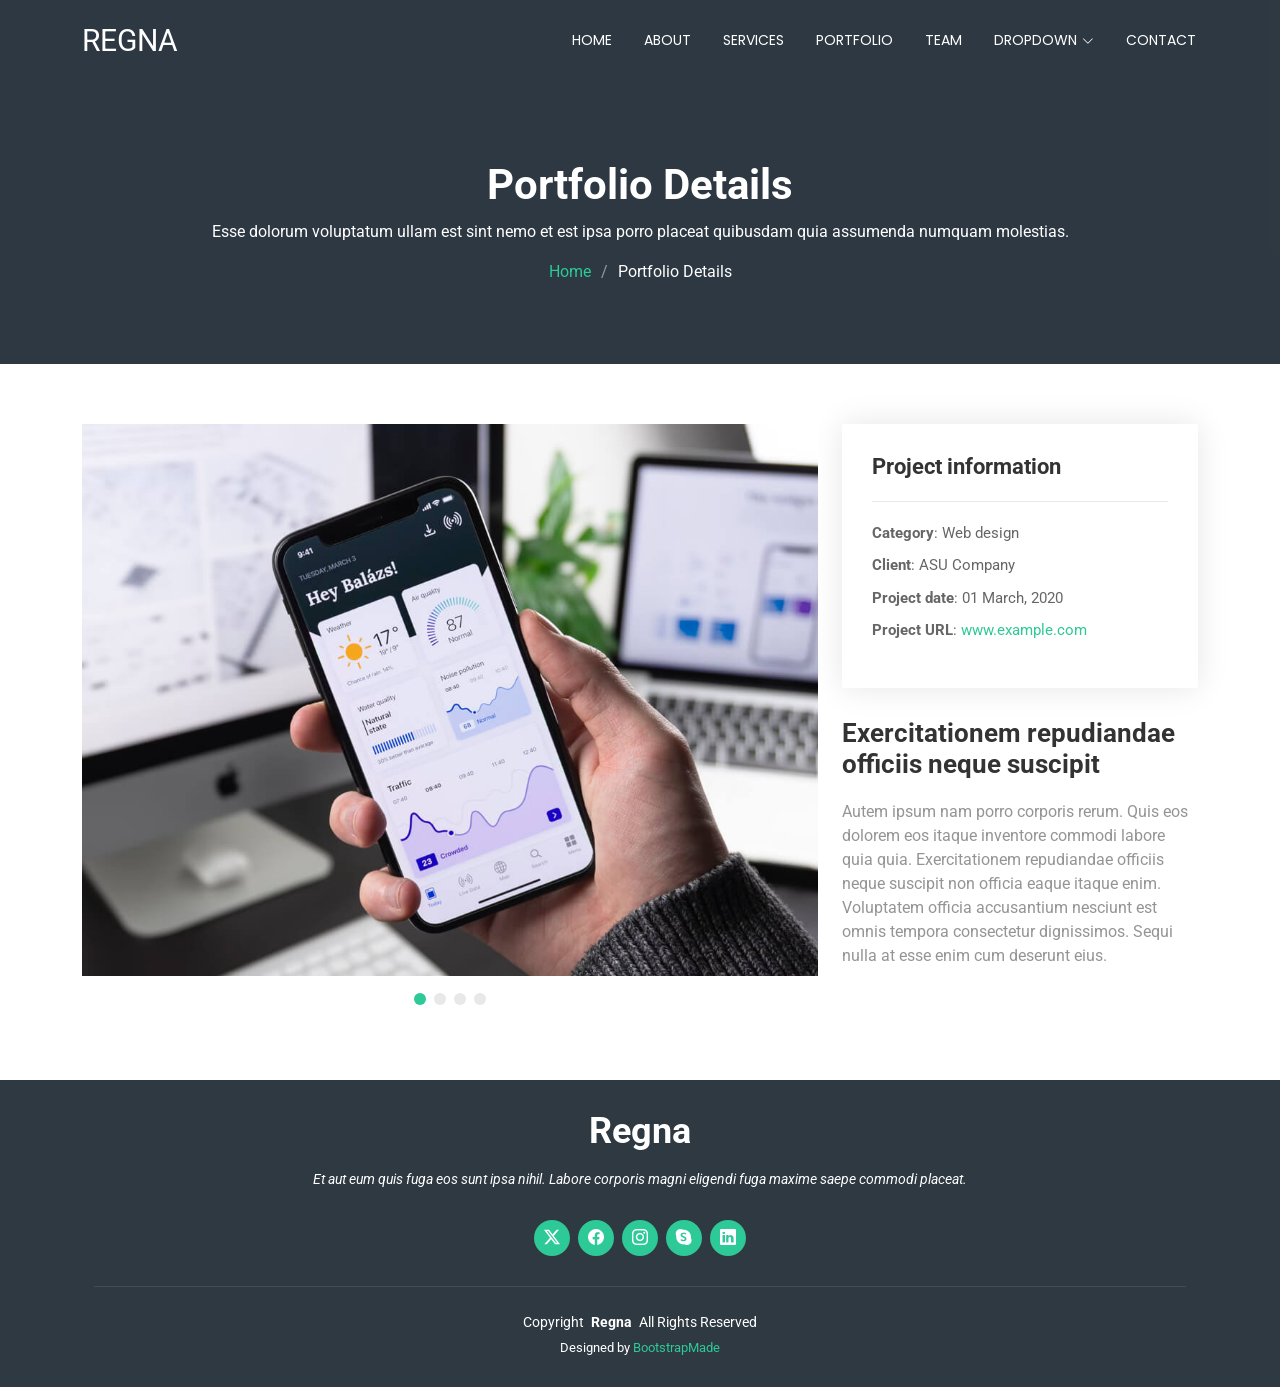
<file: portfolio-details.html>
<!DOCTYPE html>
<html lang="en">

<head>
  <meta charset="utf-8">
  <meta content="width=device-width, initial-scale=1.0" name="viewport">
  <title>Portfolio Details - Regna Bootstrap Template</title>
  <meta name="description" content="">
  <meta name="keywords" content="">

  <!-- Favicons -->
  <link href="assets/img/favicon.png" rel="icon">
  <link href="assets/img/apple-touch-icon.png" rel="apple-touch-icon">

  <!-- Fonts -->
  <link href="https://fonts.googleapis.com" rel="preconnect">
  <link href="https://fonts.gstatic.com" rel="preconnect" crossorigin>
  <link href="https://fonts.googleapis.com/css2?family=Roboto:ital,wght@0,100;0,300;0,400;0,500;0,700;0,900;1,100;1,300;1,400;1,500;1,700;1,900&family=Poppins:ital,wght@0,100;0,200;0,300;0,400;0,500;0,600;0,700;0,800;0,900;1,100;1,200;1,300;1,400;1,500;1,600;1,700;1,800;1,900&display=swap" rel="stylesheet">

  <!-- Vendor CSS Files -->
  <link href="assets/vendor/bootstrap/css/bootstrap.min.css" rel="stylesheet">
  <link href="assets/vendor/bootstrap-icons/bootstrap-icons.css" rel="stylesheet">
  <link href="assets/vendor/aos/aos.css" rel="stylesheet">
  <link href="assets/vendor/glightbox/css/glightbox.min.css" rel="stylesheet">
  <link href="assets/vendor/swiper/swiper-bundle.min.css" rel="stylesheet">

  <!-- Main CSS File -->
  <link href="assets/css/main.css" rel="stylesheet">

  <!-- =======================================================
  * Template Name: Regna
  * Template URL: https://bootstrapmade.com/regna-bootstrap-onepage-template/
  * Updated: Aug 07 2024 with Bootstrap v5.3.3
  * Author: BootstrapMade.com
  * License: https://bootstrapmade.com/license/
  ======================================================== -->
</head>

<body class="portfolio-details-page">

  <header id="header" class="header d-flex align-items-center fixed-top">
    <div class="container-fluid container-xl position-relative d-flex align-items-center justify-content-between">

      <a href="index.html" class="logo d-flex align-items-center">
        <!-- Uncomment the line below if you also wish to use an image logo -->
        <!-- <img src="assets/img/logo.png" alt=""> -->
        <h1 class="sitename">Regna</h1>
      </a>

      <nav id="navmenu" class="navmenu">
        <ul>
          <li><a href="#hero">Home</a></li>
          <li><a href="#about">About</a></li>
          <li><a href="#services">Services</a></li>
          <li><a href="#portfolio">Portfolio</a></li>
          <li><a href="#team">Team</a></li>
          <li class="dropdown"><a href="#"><span>Dropdown</span> <i class="bi bi-chevron-down toggle-dropdown"></i></a>
            <ul>
              <li><a href="#">Dropdown 1</a></li>
              <li class="dropdown"><a href="#"><span>Deep Dropdown</span> <i class="bi bi-chevron-down toggle-dropdown"></i></a>
                <ul>
                  <li><a href="#">Deep Dropdown 1</a></li>
                  <li><a href="#">Deep Dropdown 2</a></li>
                  <li><a href="#">Deep Dropdown 3</a></li>
                  <li><a href="#">Deep Dropdown 4</a></li>
                  <li><a href="#">Deep Dropdown 5</a></li>
                </ul>
              </li>
              <li><a href="#">Dropdown 2</a></li>
              <li><a href="#">Dropdown 3</a></li>
              <li><a href="#">Dropdown 4</a></li>
            </ul>
          </li>
          <li><a href="#contact">Contact</a></li>
        </ul>
        <i class="mobile-nav-toggle d-xl-none bi bi-list"></i>
      </nav>

    </div>
  </header>

  <main class="main">

    <!-- Page Title -->
    <div class="page-title dark-background">
      <div class="container position-relative">
        <h1>Portfolio Details</h1>
        <p>Esse dolorum voluptatum ullam est sint nemo et est ipsa porro placeat quibusdam quia assumenda numquam molestias.</p>
        <nav class="breadcrumbs">
          <ol>
            <li><a href="index.html">Home</a></li>
            <li class="current">Portfolio Details</li>
          </ol>
        </nav>
      </div>
    </div><!-- End Page Title -->

    <!-- Portfolio Details Section -->
    <section id="portfolio-details" class="portfolio-details section">

      <div class="container" data-aos="fade-up" data-aos-delay="100">

        <div class="row gy-4">

          <div class="col-lg-8">
            <div class="portfolio-details-slider swiper init-swiper">

              <script type="application/json" class="swiper-config">
                {
                  "loop": true,
                  "speed": 600,
                  "autoplay": {
                    "delay": 5000
                  },
                  "slidesPerView": "auto",
                  "pagination": {
                    "el": ".swiper-pagination",
                    "type": "bullets",
                    "clickable": true
                  }
                }
              </script>

              <div class="swiper-wrapper align-items-center">

                <div class="swiper-slide">
                  <img src="assets/img/portfolio/app-1.jpg" alt="">
                </div>

                <div class="swiper-slide">
                  <img src="assets/img/portfolio/product-1.jpg" alt="">
                </div>

                <div class="swiper-slide">
                  <img src="assets/img/portfolio/branding-1.jpg" alt="">
                </div>

                <div class="swiper-slide">
                  <img src="assets/img/portfolio/books-1.jpg" alt="">
                </div>

              </div>
              <div class="swiper-pagination"></div>
            </div>
          </div>

          <div class="col-lg-4">
            <div class="portfolio-info" data-aos="fade-up" data-aos-delay="200">
              <h3>Project information</h3>
              <ul>
                <li><strong>Category</strong>: Web design</li>
                <li><strong>Client</strong>: ASU Company</li>
                <li><strong>Project date</strong>: 01 March, 2020</li>
                <li><strong>Project URL</strong>: <a href="#">www.example.com</a></li>
              </ul>
            </div>
            <div class="portfolio-description" data-aos="fade-up" data-aos-delay="300">
              <h2>Exercitationem repudiandae officiis neque suscipit</h2>
              <p>
                Autem ipsum nam porro corporis rerum. Quis eos dolorem eos itaque inventore commodi labore quia quia. Exercitationem repudiandae officiis neque suscipit non officia eaque itaque enim. Voluptatem officia accusantium nesciunt est omnis tempora consectetur dignissimos. Sequi nulla at esse enim cum deserunt eius.
              </p>
            </div>
          </div>

        </div>

      </div>

    </section><!-- /Portfolio Details Section -->

  </main>

  <footer id="footer" class="footer dark-background">
    <div class="container">
      <h3 class="sitename">Regna</h3>
      <p>Et aut eum quis fuga eos sunt ipsa nihil. Labore corporis magni eligendi fuga maxime saepe commodi placeat.</p>
      <div class="social-links d-flex justify-content-center">
        <a href=""><i class="bi bi-twitter-x"></i></a>
        <a href=""><i class="bi bi-facebook"></i></a>
        <a href=""><i class="bi bi-instagram"></i></a>
        <a href=""><i class="bi bi-skype"></i></a>
        <a href=""><i class="bi bi-linkedin"></i></a>
      </div>
      <div class="container">
        <div class="copyright">
          <span>Copyright</span> <strong class="px-1 sitename">Regna</strong> <span>All Rights Reserved</span>
        </div>
        <div class="credits">
          <!-- All the links in the footer should remain intact. -->
          <!-- You can delete the links only if you've purchased the pro version. -->
          <!-- Licensing information: https://bootstrapmade.com/license/ -->
          <!-- Purchase the pro version with working PHP/AJAX contact form: [buy-url] -->
          Designed by <a href="https://bootstrapmade.com/">BootstrapMade</a>
        </div>
      </div>
    </div>
  </footer>

  <!-- Scroll Top -->
  <a href="#" id="scroll-top" class="scroll-top d-flex align-items-center justify-content-center"><i class="bi bi-arrow-up-short"></i></a>

  <!-- Preloader -->
  <div id="preloader"></div>

  <!-- Vendor JS Files -->
  <script src="assets/vendor/bootstrap/js/bootstrap.bundle.min.js"></script>
  <script src="assets/vendor/php-email-form/validate.js"></script>
  <script src="assets/vendor/aos/aos.js"></script>
  <script src="assets/vendor/glightbox/js/glightbox.min.js"></script>
  <script src="assets/vendor/purecounter/purecounter_vanilla.js"></script>
  <script src="assets/vendor/imagesloaded/imagesloaded.pkgd.min.js"></script>
  <script src="assets/vendor/isotope-layout/isotope.pkgd.min.js"></script>
  <script src="assets/vendor/swiper/swiper-bundle.min.js"></script>

  <!-- Main JS File -->
  <script src="assets/js/main.js"></script>

</body>

</html>
</file>
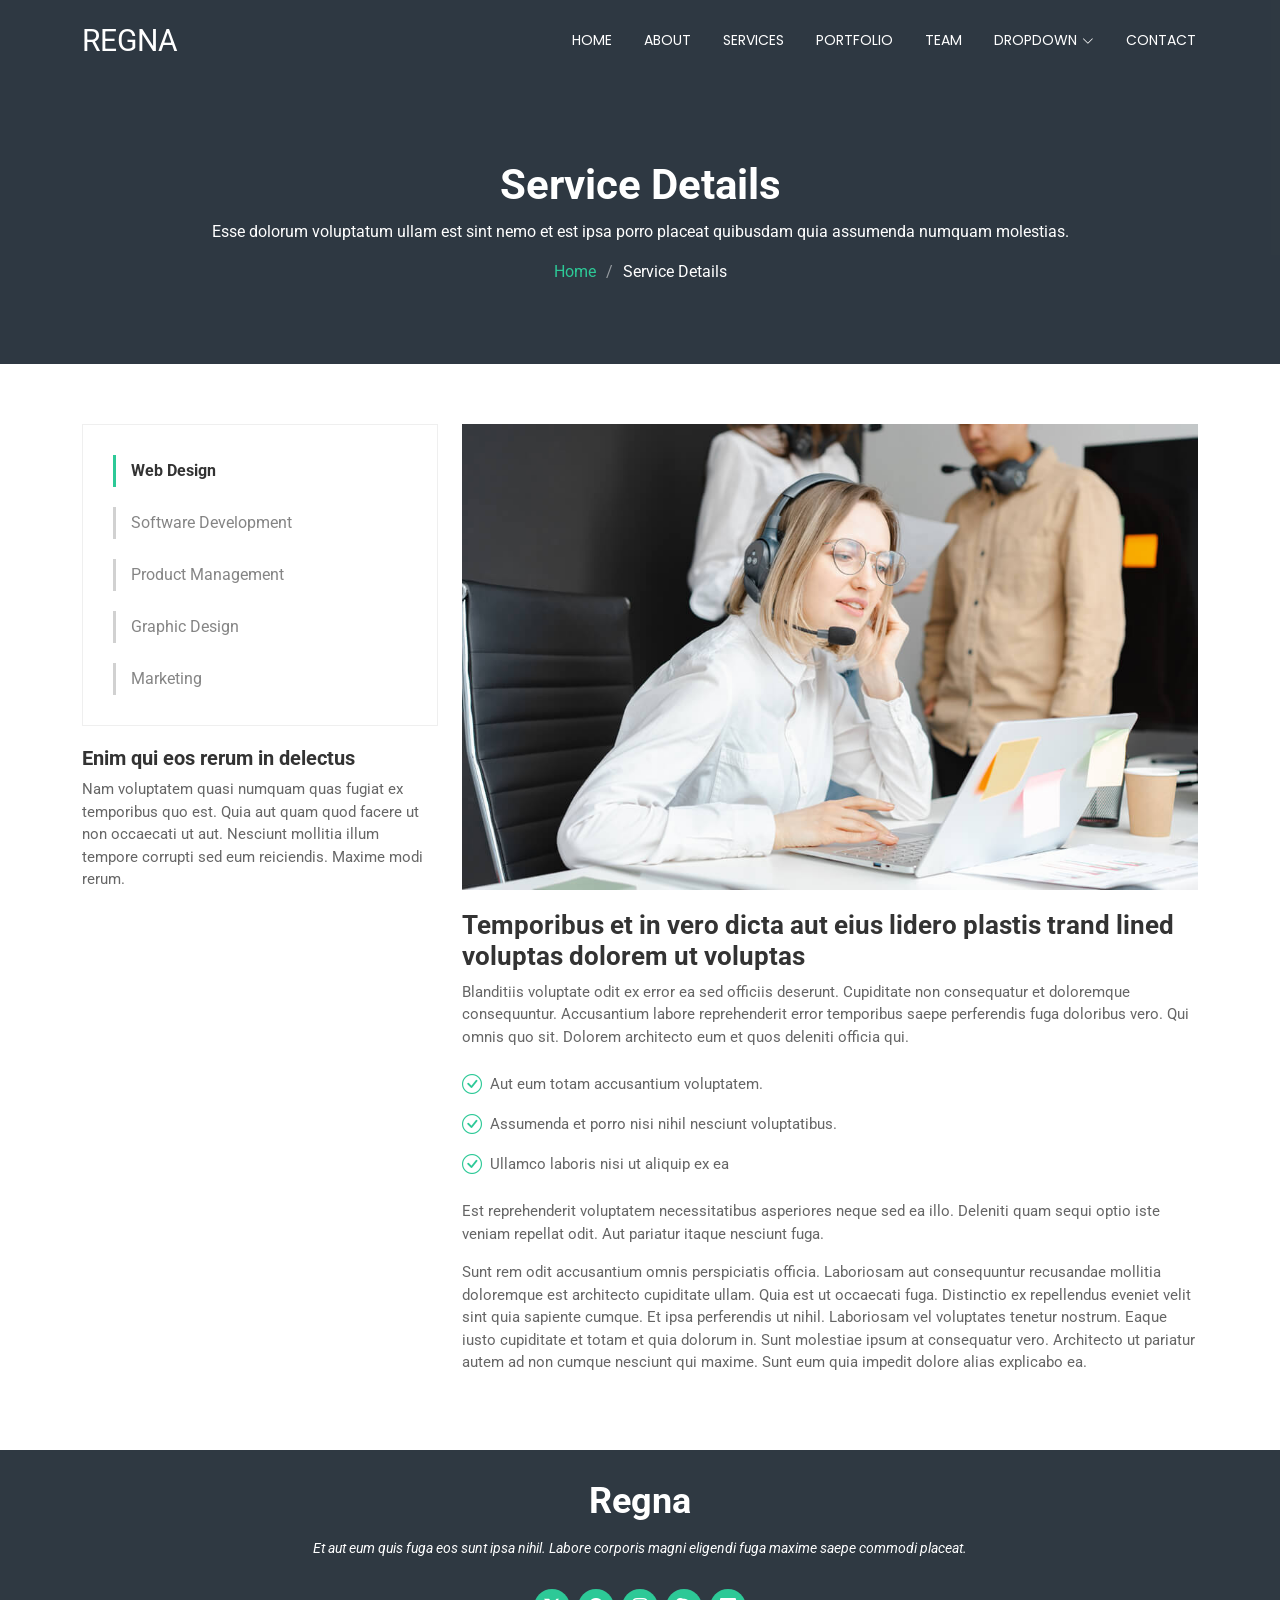
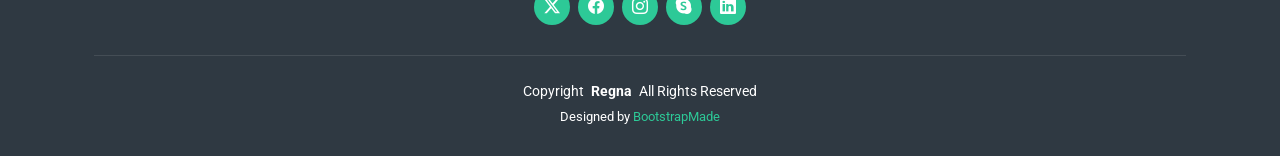
<file: service-details.html>
<!DOCTYPE html>
<html lang="en">

<head>
  <meta charset="utf-8">
  <meta content="width=device-width, initial-scale=1.0" name="viewport">
  <title>Service Details - Regna Bootstrap Template</title>
  <meta name="description" content="">
  <meta name="keywords" content="">

  <!-- Favicons -->
  <link href="assets/img/favicon.png" rel="icon">
  <link href="assets/img/apple-touch-icon.png" rel="apple-touch-icon">

  <!-- Fonts -->
  <link href="https://fonts.googleapis.com" rel="preconnect">
  <link href="https://fonts.gstatic.com" rel="preconnect" crossorigin>
  <link href="https://fonts.googleapis.com/css2?family=Roboto:ital,wght@0,100;0,300;0,400;0,500;0,700;0,900;1,100;1,300;1,400;1,500;1,700;1,900&family=Poppins:ital,wght@0,100;0,200;0,300;0,400;0,500;0,600;0,700;0,800;0,900;1,100;1,200;1,300;1,400;1,500;1,600;1,700;1,800;1,900&display=swap" rel="stylesheet">

  <!-- Vendor CSS Files -->
  <link href="assets/vendor/bootstrap/css/bootstrap.min.css" rel="stylesheet">
  <link href="assets/vendor/bootstrap-icons/bootstrap-icons.css" rel="stylesheet">
  <link href="assets/vendor/aos/aos.css" rel="stylesheet">
  <link href="assets/vendor/glightbox/css/glightbox.min.css" rel="stylesheet">
  <link href="assets/vendor/swiper/swiper-bundle.min.css" rel="stylesheet">

  <!-- Main CSS File -->
  <link href="assets/css/main.css" rel="stylesheet">

  <!-- =======================================================
  * Template Name: Regna
  * Template URL: https://bootstrapmade.com/regna-bootstrap-onepage-template/
  * Updated: Aug 07 2024 with Bootstrap v5.3.3
  * Author: BootstrapMade.com
  * License: https://bootstrapmade.com/license/
  ======================================================== -->
</head>

<body class="service-details-page">

  <header id="header" class="header d-flex align-items-center fixed-top">
    <div class="container-fluid container-xl position-relative d-flex align-items-center justify-content-between">

      <a href="index.html" class="logo d-flex align-items-center">
        <!-- Uncomment the line below if you also wish to use an image logo -->
        <!-- <img src="assets/img/logo.png" alt=""> -->
        <h1 class="sitename">Regna</h1>
      </a>

      <nav id="navmenu" class="navmenu">
        <ul>
          <li><a href="#hero">Home</a></li>
          <li><a href="#about">About</a></li>
          <li><a href="#services">Services</a></li>
          <li><a href="#portfolio">Portfolio</a></li>
          <li><a href="#team">Team</a></li>
          <li class="dropdown"><a href="#"><span>Dropdown</span> <i class="bi bi-chevron-down toggle-dropdown"></i></a>
            <ul>
              <li><a href="#">Dropdown 1</a></li>
              <li class="dropdown"><a href="#"><span>Deep Dropdown</span> <i class="bi bi-chevron-down toggle-dropdown"></i></a>
                <ul>
                  <li><a href="#">Deep Dropdown 1</a></li>
                  <li><a href="#">Deep Dropdown 2</a></li>
                  <li><a href="#">Deep Dropdown 3</a></li>
                  <li><a href="#">Deep Dropdown 4</a></li>
                  <li><a href="#">Deep Dropdown 5</a></li>
                </ul>
              </li>
              <li><a href="#">Dropdown 2</a></li>
              <li><a href="#">Dropdown 3</a></li>
              <li><a href="#">Dropdown 4</a></li>
            </ul>
          </li>
          <li><a href="#contact">Contact</a></li>
        </ul>
        <i class="mobile-nav-toggle d-xl-none bi bi-list"></i>
      </nav>

    </div>
  </header>

  <main class="main">

    <!-- Page Title -->
    <div class="page-title dark-background">
      <div class="container position-relative">
        <h1>Service Details</h1>
        <p>Esse dolorum voluptatum ullam est sint nemo et est ipsa porro placeat quibusdam quia assumenda numquam molestias.</p>
        <nav class="breadcrumbs">
          <ol>
            <li><a href="index.html">Home</a></li>
            <li class="current">Service Details</li>
          </ol>
        </nav>
      </div>
    </div><!-- End Page Title -->

    <!-- Service Details Section -->
    <section id="service-details" class="service-details section">

      <div class="container">

        <div class="row gy-4">

          <div class="col-lg-4" data-aos="fade-up" data-aos-delay="100">
            <div class="services-list">
              <a href="#" class="active">Web Design</a>
              <a href="#">Software Development</a>
              <a href="#">Product Management</a>
              <a href="#">Graphic Design</a>
              <a href="#">Marketing</a>
            </div>

            <h4>Enim qui eos rerum in delectus</h4>
            <p>Nam voluptatem quasi numquam quas fugiat ex temporibus quo est. Quia aut quam quod facere ut non occaecati ut aut. Nesciunt mollitia illum tempore corrupti sed eum reiciendis. Maxime modi rerum.</p>
          </div>

          <div class="col-lg-8" data-aos="fade-up" data-aos-delay="200">
            <img src="assets/img/services.jpg" alt="" class="img-fluid services-img">
            <h3>Temporibus et in vero dicta aut eius lidero plastis trand lined voluptas dolorem ut voluptas</h3>
            <p>
              Blanditiis voluptate odit ex error ea sed officiis deserunt. Cupiditate non consequatur et doloremque consequuntur. Accusantium labore reprehenderit error temporibus saepe perferendis fuga doloribus vero. Qui omnis quo sit. Dolorem architecto eum et quos deleniti officia qui.
            </p>
            <ul>
              <li><i class="bi bi-check-circle"></i> <span>Aut eum totam accusantium voluptatem.</span></li>
              <li><i class="bi bi-check-circle"></i> <span>Assumenda et porro nisi nihil nesciunt voluptatibus.</span></li>
              <li><i class="bi bi-check-circle"></i> <span>Ullamco laboris nisi ut aliquip ex ea</span></li>
            </ul>
            <p>
              Est reprehenderit voluptatem necessitatibus asperiores neque sed ea illo. Deleniti quam sequi optio iste veniam repellat odit. Aut pariatur itaque nesciunt fuga.
            </p>
            <p>
              Sunt rem odit accusantium omnis perspiciatis officia. Laboriosam aut consequuntur recusandae mollitia doloremque est architecto cupiditate ullam. Quia est ut occaecati fuga. Distinctio ex repellendus eveniet velit sint quia sapiente cumque. Et ipsa perferendis ut nihil. Laboriosam vel voluptates tenetur nostrum. Eaque iusto cupiditate et totam et quia dolorum in. Sunt molestiae ipsum at consequatur vero. Architecto ut pariatur autem ad non cumque nesciunt qui maxime. Sunt eum quia impedit dolore alias explicabo ea.
            </p>
          </div>

        </div>

      </div>

    </section><!-- /Service Details Section -->

  </main>

  <footer id="footer" class="footer dark-background">
    <div class="container">
      <h3 class="sitename">Regna</h3>
      <p>Et aut eum quis fuga eos sunt ipsa nihil. Labore corporis magni eligendi fuga maxime saepe commodi placeat.</p>
      <div class="social-links d-flex justify-content-center">
        <a href=""><i class="bi bi-twitter-x"></i></a>
        <a href=""><i class="bi bi-facebook"></i></a>
        <a href=""><i class="bi bi-instagram"></i></a>
        <a href=""><i class="bi bi-skype"></i></a>
        <a href=""><i class="bi bi-linkedin"></i></a>
      </div>
      <div class="container">
        <div class="copyright">
          <span>Copyright</span> <strong class="px-1 sitename">Regna</strong> <span>All Rights Reserved</span>
        </div>
        <div class="credits">
          <!-- All the links in the footer should remain intact. -->
          <!-- You can delete the links only if you've purchased the pro version. -->
          <!-- Licensing information: https://bootstrapmade.com/license/ -->
          <!-- Purchase the pro version with working PHP/AJAX contact form: [buy-url] -->
          Designed by <a href="https://bootstrapmade.com/">BootstrapMade</a>
        </div>
      </div>
    </div>
  </footer>

  <!-- Scroll Top -->
  <a href="#" id="scroll-top" class="scroll-top d-flex align-items-center justify-content-center"><i class="bi bi-arrow-up-short"></i></a>

  <!-- Preloader -->
  <div id="preloader"></div>

  <!-- Vendor JS Files -->
  <script src="assets/vendor/bootstrap/js/bootstrap.bundle.min.js"></script>
  <script src="assets/vendor/php-email-form/validate.js"></script>
  <script src="assets/vendor/aos/aos.js"></script>
  <script src="assets/vendor/glightbox/js/glightbox.min.js"></script>
  <script src="assets/vendor/purecounter/purecounter_vanilla.js"></script>
  <script src="assets/vendor/imagesloaded/imagesloaded.pkgd.min.js"></script>
  <script src="assets/vendor/isotope-layout/isotope.pkgd.min.js"></script>
  <script src="assets/vendor/swiper/swiper-bundle.min.js"></script>

  <!-- Main JS File -->
  <script src="assets/js/main.js"></script>

</body>

</html>
</file>
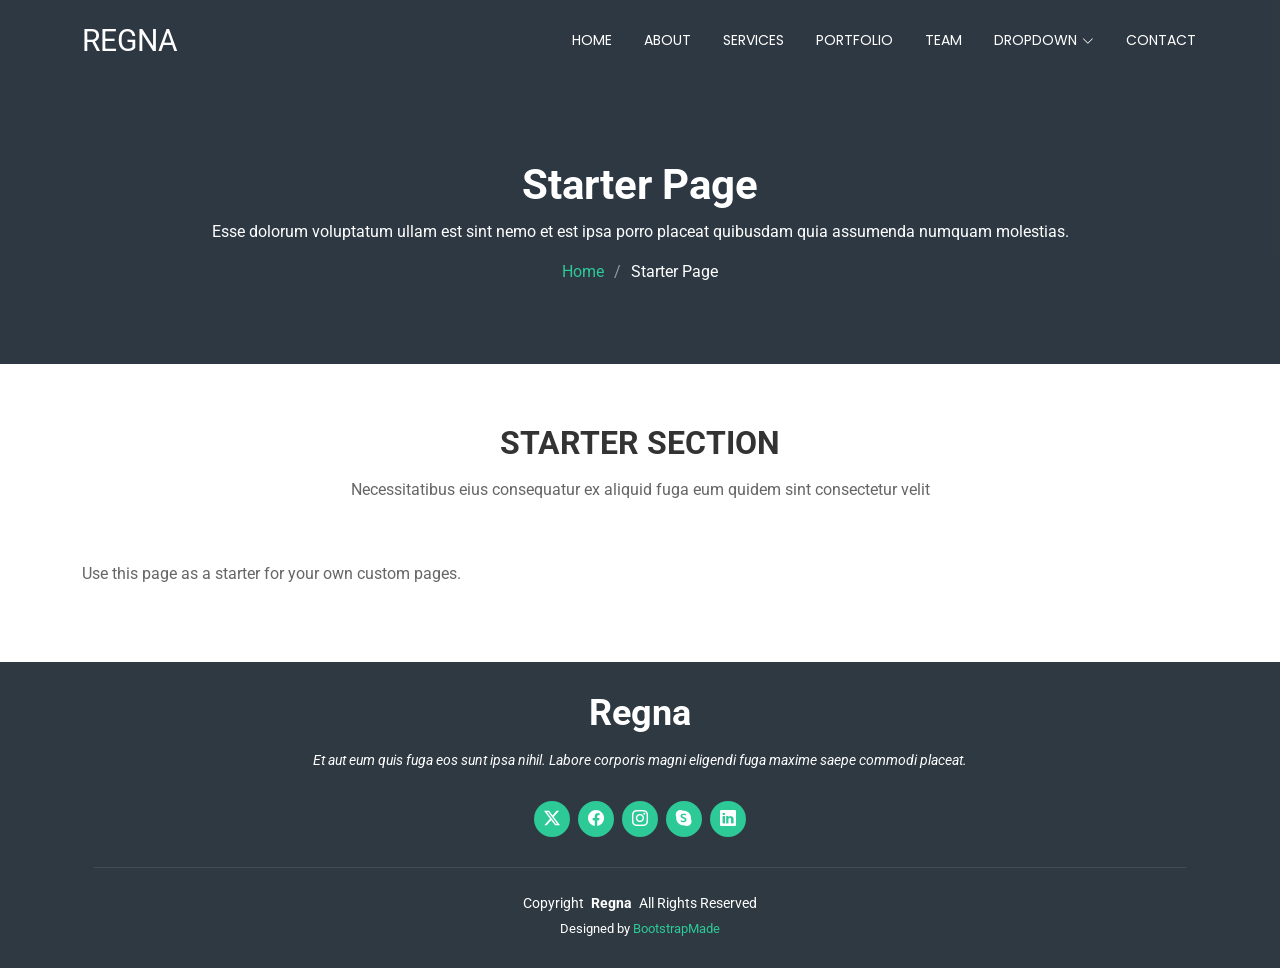
<file: starter-page.html>
<!DOCTYPE html>
<html lang="en">

<head>
  <meta charset="utf-8">
  <meta content="width=device-width, initial-scale=1.0" name="viewport">
  <title>Starter Page - Regna Bootstrap Template</title>
  <meta name="description" content="">
  <meta name="keywords" content="">

  <!-- Favicons -->
  <link href="assets/img/favicon.png" rel="icon">
  <link href="assets/img/apple-touch-icon.png" rel="apple-touch-icon">

  <!-- Fonts -->
  <link href="https://fonts.googleapis.com" rel="preconnect">
  <link href="https://fonts.gstatic.com" rel="preconnect" crossorigin>
  <link href="https://fonts.googleapis.com/css2?family=Roboto:ital,wght@0,100;0,300;0,400;0,500;0,700;0,900;1,100;1,300;1,400;1,500;1,700;1,900&family=Poppins:ital,wght@0,100;0,200;0,300;0,400;0,500;0,600;0,700;0,800;0,900;1,100;1,200;1,300;1,400;1,500;1,600;1,700;1,800;1,900&display=swap" rel="stylesheet">

  <!-- Vendor CSS Files -->
  <link href="assets/vendor/bootstrap/css/bootstrap.min.css" rel="stylesheet">
  <link href="assets/vendor/bootstrap-icons/bootstrap-icons.css" rel="stylesheet">
  <link href="assets/vendor/aos/aos.css" rel="stylesheet">
  <link href="assets/vendor/glightbox/css/glightbox.min.css" rel="stylesheet">
  <link href="assets/vendor/swiper/swiper-bundle.min.css" rel="stylesheet">

  <!-- Main CSS File -->
  <link href="assets/css/main.css" rel="stylesheet">

  <!-- =======================================================
  * Template Name: Regna
  * Template URL: https://bootstrapmade.com/regna-bootstrap-onepage-template/
  * Updated: Aug 07 2024 with Bootstrap v5.3.3
  * Author: BootstrapMade.com
  * License: https://bootstrapmade.com/license/
  ======================================================== -->
</head>

<body class="starter-page-page">

  <header id="header" class="header d-flex align-items-center fixed-top">
    <div class="container-fluid container-xl position-relative d-flex align-items-center justify-content-between">

      <a href="index.html" class="logo d-flex align-items-center">
        <!-- Uncomment the line below if you also wish to use an image logo -->
        <!-- <img src="assets/img/logo.png" alt=""> -->
        <h1 class="sitename">Regna</h1>
      </a>

      <nav id="navmenu" class="navmenu">
        <ul>
          <li><a href="#hero">Home</a></li>
          <li><a href="#about">About</a></li>
          <li><a href="#services">Services</a></li>
          <li><a href="#portfolio">Portfolio</a></li>
          <li><a href="#team">Team</a></li>
          <li class="dropdown"><a href="#"><span>Dropdown</span> <i class="bi bi-chevron-down toggle-dropdown"></i></a>
            <ul>
              <li><a href="#">Dropdown 1</a></li>
              <li class="dropdown"><a href="#"><span>Deep Dropdown</span> <i class="bi bi-chevron-down toggle-dropdown"></i></a>
                <ul>
                  <li><a href="#">Deep Dropdown 1</a></li>
                  <li><a href="#">Deep Dropdown 2</a></li>
                  <li><a href="#">Deep Dropdown 3</a></li>
                  <li><a href="#">Deep Dropdown 4</a></li>
                  <li><a href="#">Deep Dropdown 5</a></li>
                </ul>
              </li>
              <li><a href="#">Dropdown 2</a></li>
              <li><a href="#">Dropdown 3</a></li>
              <li><a href="#">Dropdown 4</a></li>
            </ul>
          </li>
          <li><a href="#contact">Contact</a></li>
        </ul>
        <i class="mobile-nav-toggle d-xl-none bi bi-list"></i>
      </nav>

    </div>
  </header>

  <main class="main">

    <!-- Page Title -->
    <div class="page-title dark-background">
      <div class="container position-relative">
        <h1>Starter Page</h1>
        <p>Esse dolorum voluptatum ullam est sint nemo et est ipsa porro placeat quibusdam quia assumenda numquam molestias.</p>
        <nav class="breadcrumbs">
          <ol>
            <li><a href="index.html">Home</a></li>
            <li class="current">Starter Page</li>
          </ol>
        </nav>
      </div>
    </div><!-- End Page Title -->

    <!-- Starter Section Section -->
    <section id="starter-section" class="starter-section section">

      <!-- Section Title -->
      <div class="container section-title" data-aos="fade-up">
        <h2>Starter Section</h2>
        <p>Necessitatibus eius consequatur ex aliquid fuga eum quidem sint consectetur velit</p>
      </div><!-- End Section Title -->

      <div class="container" data-aos="fade-up">
        <p>Use this page as a starter for your own custom pages.</p>
      </div>

    </section><!-- /Starter Section Section -->

  </main>

  <footer id="footer" class="footer dark-background">
    <div class="container">
      <h3 class="sitename">Regna</h3>
      <p>Et aut eum quis fuga eos sunt ipsa nihil. Labore corporis magni eligendi fuga maxime saepe commodi placeat.</p>
      <div class="social-links d-flex justify-content-center">
        <a href=""><i class="bi bi-twitter-x"></i></a>
        <a href=""><i class="bi bi-facebook"></i></a>
        <a href=""><i class="bi bi-instagram"></i></a>
        <a href=""><i class="bi bi-skype"></i></a>
        <a href=""><i class="bi bi-linkedin"></i></a>
      </div>
      <div class="container">
        <div class="copyright">
          <span>Copyright</span> <strong class="px-1 sitename">Regna</strong> <span>All Rights Reserved</span>
        </div>
        <div class="credits">
          <!-- All the links in the footer should remain intact. -->
          <!-- You can delete the links only if you've purchased the pro version. -->
          <!-- Licensing information: https://bootstrapmade.com/license/ -->
          <!-- Purchase the pro version with working PHP/AJAX contact form: [buy-url] -->
          Designed by <a href="https://bootstrapmade.com/">BootstrapMade</a>
        </div>
      </div>
    </div>
  </footer>

  <!-- Scroll Top -->
  <a href="#" id="scroll-top" class="scroll-top d-flex align-items-center justify-content-center"><i class="bi bi-arrow-up-short"></i></a>

  <!-- Preloader -->
  <div id="preloader"></div>

  <!-- Vendor JS Files -->
  <script src="assets/vendor/bootstrap/js/bootstrap.bundle.min.js"></script>
  <script src="assets/vendor/php-email-form/validate.js"></script>
  <script src="assets/vendor/aos/aos.js"></script>
  <script src="assets/vendor/glightbox/js/glightbox.min.js"></script>
  <script src="assets/vendor/purecounter/purecounter_vanilla.js"></script>
  <script src="assets/vendor/imagesloaded/imagesloaded.pkgd.min.js"></script>
  <script src="assets/vendor/isotope-layout/isotope.pkgd.min.js"></script>
  <script src="assets/vendor/swiper/swiper-bundle.min.js"></script>

  <!-- Main JS File -->
  <script src="assets/js/main.js"></script>

</body>

</html>
</file>
<file: assets/css/main.css>
/**
* Template Name: Regna
* Template URL: https://bootstrapmade.com/regna-bootstrap-onepage-template/
* Updated: Aug 07 2024 with Bootstrap v5.3.3
* Author: BootstrapMade.com
* License: https://bootstrapmade.com/license/
*/

/*--------------------------------------------------------------
# Font & Color Variables
# Help: https://bootstrapmade.com/color-system/
--------------------------------------------------------------*/
/* Fonts */
:root {
  --default-font: "Roboto",  system-ui, -apple-system, "Segoe UI", Roboto, "Helvetica Neue", Arial, "Noto Sans", "Liberation Sans", sans-serif, "Apple Color Emoji", "Segoe UI Emoji", "Segoe UI Symbol", "Noto Color Emoji";
  --heading-font: "Roboto",  sans-serif;
  --nav-font: "Poppins",  sans-serif;
}

/* Global Colors - The following color variables are used throughout the website. Updating them here will change the color scheme of the entire website */
:root { 
  --background-color: #ffffff; /* Background color for the entire website, including individual sections */
  --default-color: #666666; /* Default color used for the majority of the text content across the entire website */
  --heading-color: #333333; /* Color for headings, subheadings and title throughout the website */
  --accent-color: #2dc997; /* Accent color that represents your brand on the website. It's used for buttons, links, and other elements that need to stand out */
  --surface-color: #ffffff; /* The surface color is used as a background of boxed elements within sections, such as cards, icon boxes, or other elements that require a visual separation from the global background. */
  --contrast-color: #ffffff; /* Contrast color for text, ensuring readability against backgrounds of accent, heading, or default colors. */
}

/* Nav Menu Colors - The following color variables are used specifically for the navigation menu. They are separate from the global colors to allow for more customization options */
:root {
  --nav-color: #ffffff;  /* The default color of the main navmenu links */
  --nav-hover-color: #ffffff; /* Applied to main navmenu links when they are hovered over or active */
  --nav-mobile-background-color: #ffffff; /* Used as the background color for mobile navigation menu */
  --nav-dropdown-background-color: #ffffff; /* Used as the background color for dropdown items that appear when hovering over primary navigation items */
  --nav-dropdown-color: #666666; /* Used for navigation links of the dropdown items in the navigation menu. */
  --nav-dropdown-hover-color: #2dc997; /* Similar to --nav-hover-color, this color is applied to dropdown navigation links when they are hovered over. */
}

/* Color Presets - These classes override global colors when applied to any section or element, providing reuse of the sam color scheme. */

.light-background {
  --background-color: #f9f9f9;
  --surface-color: #ffffff;
}

.dark-background {
  --background-color: #2f3942;
  --default-color: #ffffff;
  --heading-color: #ffffff;
  --surface-color: #445360;
  --contrast-color: #ffffff;
}

/* Smooth scroll */
:root {
  scroll-behavior: smooth;
}

/*--------------------------------------------------------------
# General Styling & Shared Classes
--------------------------------------------------------------*/
body {
  color: var(--default-color);
  background-color: var(--background-color);
  font-family: var(--default-font);
}

a {
  color: var(--accent-color);
  text-decoration: none;
  transition: 0.3s;
}

a:hover {
  color: color-mix(in srgb, var(--accent-color), transparent 25%);
  text-decoration: none;
}

h1,
h2,
h3,
h4,
h5,
h6 {
  color: var(--heading-color);
  font-family: var(--heading-font);
}

/* Pulsating Play Button
------------------------------*/
.pulsating-play-btn {
  width: 94px;
  height: 94px;
  background: radial-gradient(var(--accent-color) 50%, color-mix(in srgb, var(--accent-color), transparent 75%) 52%);
  border-radius: 50%;
  display: block;
  position: relative;
  overflow: hidden;
}

.pulsating-play-btn:before {
  content: "";
  position: absolute;
  width: 120px;
  height: 120px;
  animation-delay: 0s;
  animation: pulsate-play-btn 2s;
  animation-direction: forwards;
  animation-iteration-count: infinite;
  animation-timing-function: steps;
  opacity: 1;
  border-radius: 50%;
  border: 5px solid color-mix(in srgb, var(--accent-color), transparent 30%);
  top: -15%;
  left: -15%;
  background: rgba(198, 16, 0, 0);
}

.pulsating-play-btn:after {
  content: "";
  position: absolute;
  left: 50%;
  top: 50%;
  transform: translateX(-40%) translateY(-50%);
  width: 0;
  height: 0;
  border-top: 10px solid transparent;
  border-bottom: 10px solid transparent;
  border-left: 15px solid #fff;
  z-index: 100;
  transition: all 400ms cubic-bezier(0.55, 0.055, 0.675, 0.19);
}

.pulsating-play-btn:hover:before {
  content: "";
  position: absolute;
  left: 50%;
  top: 50%;
  transform: translateX(-40%) translateY(-50%);
  width: 0;
  height: 0;
  border: none;
  border-top: 10px solid transparent;
  border-bottom: 10px solid transparent;
  border-left: 15px solid #fff;
  z-index: 200;
  animation: none;
  border-radius: 0;
}

.pulsating-play-btn:hover:after {
  border-left: 15px solid var(--accent-color);
  transform: scale(20);
}

@keyframes pulsate-play-btn {
  0% {
    transform: scale(0.6, 0.6);
    opacity: 1;
  }

  100% {
    transform: scale(1, 1);
    opacity: 0;
  }
}

/* PHP Email Form Messages
------------------------------*/
.php-email-form .error-message {
  display: none;
  background: #df1529;
  color: #ffffff;
  text-align: left;
  padding: 15px;
  margin-bottom: 24px;
  font-weight: 600;
}

.php-email-form .sent-message {
  display: none;
  color: #ffffff;
  background: #059652;
  text-align: center;
  padding: 15px;
  margin-bottom: 24px;
  font-weight: 600;
}

.php-email-form .loading {
  display: none;
  background: var(--surface-color);
  text-align: center;
  padding: 15px;
  margin-bottom: 24px;
}

.php-email-form .loading:before {
  content: "";
  display: inline-block;
  border-radius: 50%;
  width: 24px;
  height: 24px;
  margin: 0 10px -6px 0;
  border: 3px solid var(--accent-color);
  border-top-color: var(--surface-color);
  animation: php-email-form-loading 1s linear infinite;
}

@keyframes php-email-form-loading {
  0% {
    transform: rotate(0deg);
  }

  100% {
    transform: rotate(360deg);
  }
}

/*--------------------------------------------------------------
# Global Header
--------------------------------------------------------------*/
.header {
  --background-color: rgba(0, 0, 0, 0);
  --default-color: #ffffff;
  --heading-color: #ffffff;
  color: var(--default-color);
  background-color: var(--background-color);
  padding: 15px 0;
  transition: all 0.5s;
  z-index: 997;
}

.header .logo {
  line-height: 1;
}

.header .logo img {
  max-height: 32px;
  margin-right: 8px;
}

.header .logo h1 {
  font-size: 30px;
  margin: 0;
  font-weight: 400;
  color: var(--heading-color);
  text-transform: uppercase;
}

.scrolled .header {
  box-shadow: 0px 0 18px rgba(0, 0, 0, 0.1);
}

/* Global Header on Scroll
------------------------------*/
.scrolled .header {
  --background-color: #474d52;
}

/*--------------------------------------------------------------
# Navigation Menu
--------------------------------------------------------------*/
/* Desktop Navigation */
@media (min-width: 1200px) {
  .navmenu {
    padding: 0;
  }

  .navmenu ul {
    margin: 0;
    padding: 0;
    display: flex;
    list-style: none;
    align-items: center;
  }

  .navmenu li {
    position: relative;
  }

  .navmenu>ul>li {
    white-space: nowrap;
    padding: 15px 14px;
  }

  .navmenu>ul>li:last-child {
    padding-right: 0;
  }

  .navmenu a,
  .navmenu a:focus {
    color: var(--nav-color);
    font-size: 14px;
    padding: 0 2px;
    font-family: var(--nav-font);
    font-weight: 400;
    display: flex;
    align-items: center;
    justify-content: space-between;
    white-space: nowrap;
    transition: 0.3s;
    position: relative;
    text-transform: uppercase;
  }

  .navmenu a i,
  .navmenu a:focus i {
    font-size: 12px;
    line-height: 0;
    margin-left: 5px;
    transition: 0.3s;
  }

  .navmenu>ul>li>a:before {
    content: "";
    position: absolute;
    width: 100%;
    height: 2px;
    bottom: -6px;
    left: 0;
    background-color: var(--accent-color);
    visibility: hidden;
    width: 0px;
    transition: all 0.3s ease-in-out 0s;
  }

  .navmenu a:hover:before,
  .navmenu li:hover>a:before,
  .navmenu .active:before {
    visibility: visible;
    width: 100%;
  }

  .navmenu li:hover>a,
  .navmenu .active,
  .navmenu .active:focus {
    color: var(--nav-hover-color);
  }

  .navmenu .dropdown ul {
    margin: 0;
    padding: 10px 0;
    background: var(--nav-dropdown-background-color);
    display: block;
    position: absolute;
    visibility: hidden;
    left: 14px;
    top: 130%;
    opacity: 0;
    transition: 0.3s;
    border-radius: 4px;
    z-index: 99;
    box-shadow: 0px 0px 30px rgba(0, 0, 0, 0.1);
  }

  .navmenu .dropdown ul li {
    min-width: 200px;
  }

  .navmenu .dropdown ul a {
    padding: 10px 20px;
    font-size: 15px;
    text-transform: none;
    color: var(--nav-dropdown-color);
  }

  .navmenu .dropdown ul a i {
    font-size: 12px;
  }

  .navmenu .dropdown ul a:hover,
  .navmenu .dropdown ul .active:hover,
  .navmenu .dropdown ul li:hover>a {
    color: var(--nav-dropdown-hover-color);
  }

  .navmenu .dropdown:hover>ul {
    opacity: 1;
    top: 100%;
    visibility: visible;
  }

  .navmenu .dropdown .dropdown ul {
    top: 0;
    left: -90%;
    visibility: hidden;
  }

  .navmenu .dropdown .dropdown:hover>ul {
    opacity: 1;
    top: 0;
    left: -100%;
    visibility: visible;
  }
}

/* Mobile Navigation */
@media (max-width: 1199px) {
  .mobile-nav-toggle {
    color: var(--nav-color);
    font-size: 28px;
    line-height: 0;
    margin-right: 10px;
    cursor: pointer;
    transition: color 0.3s;
  }

  .navmenu {
    padding: 0;
    z-index: 9997;
  }

  .navmenu ul {
    display: none;
    list-style: none;
    position: absolute;
    inset: 60px 20px 20px 20px;
    padding: 10px 0;
    margin: 0;
    border-radius: 6px;
    background-color: var(--nav-mobile-background-color);
    border: 1px solid color-mix(in srgb, var(--default-color), transparent 90%);
    box-shadow: none;
    overflow-y: auto;
    transition: 0.3s;
    z-index: 9998;
  }

  .navmenu a,
  .navmenu a:focus {
    color: var(--nav-dropdown-color);
    padding: 10px 20px;
    font-family: var(--nav-font);
    font-size: 17px;
    font-weight: 500;
    display: flex;
    align-items: center;
    justify-content: space-between;
    white-space: nowrap;
    transition: 0.3s;
  }

  .navmenu a i,
  .navmenu a:focus i {
    font-size: 12px;
    line-height: 0;
    margin-left: 5px;
    width: 30px;
    height: 30px;
    display: flex;
    align-items: center;
    justify-content: center;
    border-radius: 50%;
    transition: 0.3s;
    background-color: color-mix(in srgb, var(--accent-color), transparent 90%);
  }

  .navmenu a i:hover,
  .navmenu a:focus i:hover {
    background-color: var(--accent-color);
    color: var(--contrast-color);
  }

  .navmenu a:hover,
  .navmenu .active,
  .navmenu .active:focus {
    color: var(--nav-dropdown-hover-color);
  }

  .navmenu .active i,
  .navmenu .active:focus i {
    background-color: var(--accent-color);
    color: var(--contrast-color);
    transform: rotate(180deg);
  }

  .navmenu .dropdown ul {
    position: static;
    display: none;
    z-index: 99;
    padding: 10px 0;
    margin: 10px 20px;
    background-color: var(--nav-dropdown-background-color);
    transition: all 0.5s ease-in-out;
  }

  .navmenu .dropdown ul ul {
    background-color: rgba(33, 37, 41, 0.1);
  }

  .navmenu .dropdown>.dropdown-active {
    display: block;
    background-color: rgba(33, 37, 41, 0.03);
  }

  .mobile-nav-active {
    overflow: hidden;
  }

  .mobile-nav-active .mobile-nav-toggle {
    color: #fff;
    position: absolute;
    font-size: 32px;
    top: 15px;
    right: 15px;
    margin-right: 0;
    z-index: 9999;
  }

  .mobile-nav-active .navmenu {
    position: fixed;
    overflow: hidden;
    inset: 0;
    background: rgba(33, 37, 41, 0.8);
    transition: 0.3s;
  }

  .mobile-nav-active .navmenu>ul {
    display: block;
  }
}

/*--------------------------------------------------------------
# Global Footer
--------------------------------------------------------------*/
.footer {
  color: var(--default-color);
  background-color: var(--background-color);
  font-size: 14px;
  text-align: center;
  padding: 30px 0;
  position: relative;
}

.footer h3 {
  font-size: 36px;
  font-weight: 700;
  position: relative;
  padding: 0;
  margin: 0 0 15px 0;
}

.footer p {
  font-size: 15;
  font-style: italic;
  padding: 0;
  margin: 0 0 30px 0;
}

.footer .social-links {
  margin: 0 0 30px 0;
}

.footer .social-links a {
  font-size: 16px;
  display: flex;
  align-items: center;
  justify-content: center;
  background: var(--accent-color);
  color: var(--contrast-color);
  line-height: 1;
  margin: 0 4px;
  border-radius: 50%;
  text-align: center;
  width: 36px;
  height: 36px;
  transition: 0.3s;
}

.footer .social-links a:hover {
  background: color-mix(in srgb, var(--accent-color), transparent 20%);
  text-decoration: none;
}

.footer .copyright {
  padding-top: 25px;
  border-top: 1px solid color-mix(in srgb, var(--default-color), transparent 90%);
}

.footer .credits {
  font-size: 13px;
  padding-top: 5px;
}

/*--------------------------------------------------------------
# Preloader
--------------------------------------------------------------*/
#preloader {
  position: fixed;
  inset: 0;
  z-index: 999999;
  overflow: hidden;
  background: var(--background-color);
  transition: all 0.6s ease-out;
}

#preloader:before {
  content: "";
  position: fixed;
  top: calc(50% - 30px);
  left: calc(50% - 30px);
  border: 6px solid #ffffff;
  border-color: var(--accent-color) transparent var(--accent-color) transparent;
  border-radius: 50%;
  width: 60px;
  height: 60px;
  animation: animate-preloader 1.5s linear infinite;
}

@keyframes animate-preloader {
  0% {
    transform: rotate(0deg);
  }

  100% {
    transform: rotate(360deg);
  }
}

/*--------------------------------------------------------------
# Scroll Top Button
--------------------------------------------------------------*/
.scroll-top {
  position: fixed;
  visibility: hidden;
  opacity: 0;
  right: 15px;
  bottom: 15px;
  z-index: 99999;
  background-color: var(--accent-color);
  width: 40px;
  height: 40px;
  border-radius: 4px;
  transition: all 0.4s;
}

.scroll-top i {
  font-size: 24px;
  color: var(--contrast-color);
  line-height: 0;
}

.scroll-top:hover {
  background-color: color-mix(in srgb, var(--accent-color), transparent 20%);
  color: var(--contrast-color);
}

.scroll-top.active {
  visibility: visible;
  opacity: 1;
}

/*--------------------------------------------------------------
# Disable aos animation delay on mobile devices
--------------------------------------------------------------*/
@media screen and (max-width: 768px) {
  [data-aos-delay] {
    transition-delay: 0 !important;
  }
}

/*--------------------------------------------------------------
# Global Page Titles & Breadcrumbs
--------------------------------------------------------------*/
.page-title {
  color: var(--default-color);
  background-color: var(--background-color);
  padding: 160px 0 80px 0;
  text-align: center;
  position: relative;
}

.page-title:before {
  content: "";
  background-color: color-mix(in srgb, var(--background-color), transparent 50%);
  position: absolute;
  inset: 0;
}

.page-title h1 {
  font-size: 42px;
  font-weight: 700;
  margin-bottom: 10px;
}

.page-title .breadcrumbs ol {
  display: flex;
  flex-wrap: wrap;
  list-style: none;
  justify-content: center;
  padding: 0;
  margin: 0;
  font-size: 16px;
  font-weight: 400;
}

.page-title .breadcrumbs ol li+li {
  padding-left: 10px;
}

.page-title .breadcrumbs ol li+li::before {
  content: "/";
  display: inline-block;
  padding-right: 10px;
  color: color-mix(in srgb, var(--default-color), transparent 50%);
}

/*--------------------------------------------------------------
# Global Sections
--------------------------------------------------------------*/
section,
.section {
  color: var(--default-color);
  background-color: var(--background-color);
  padding: 60px 0;
  scroll-margin-top: 81px;
  overflow: clip;
}

@media (max-width: 1199px) {

  section,
  .section {
    scroll-margin-top: 66px;
  }
}

/*--------------------------------------------------------------
# Global Section Titles
--------------------------------------------------------------*/
.section-title {
  text-align: center;
  padding-bottom: 60px;
  position: relative;
}

.section-title h2 {
  font-size: 32px;
  font-weight: 700;
  margin-bottom: 15px;
  text-transform: uppercase;
}

.section-title p {
  margin-bottom: 0;
}

/*--------------------------------------------------------------
# Hero Section
--------------------------------------------------------------*/
.hero {
  width: 100%;
  min-height: 100vh;
  position: relative;
  padding: 80px 0;
  display: flex;
  align-items: center;
  justify-content: center;
}

.hero img {
  position: absolute;
  inset: 0;
  display: block;
  width: 100%;
  height: 100%;
  object-fit: cover;
  z-index: 1;
}

.hero:before {
  content: "";
  background: color-mix(in srgb, var(--background-color), transparent 50%);
  position: absolute;
  inset: 0;
  z-index: 2;
}

.hero .container {
  position: relative;
  z-index: 3;
}

.hero h2 {
  margin: 0;
  font-size: 48px;
  font-weight: 700;
}

.hero p {
  margin: 10px 0 0 0;
  font-size: 24px;
  color: var(--heading-color);
}

.hero .btn-get-started {
  color: var(--default-color);
  font-weight: 400;
  font-size: 16px;
  letter-spacing: 1px;
  display: inline-block;
  padding: 8px 40px;
  margin: 30px 0 0 0;
  border-radius: 4px;
  transition: 0.5s;
  border: 2px solid color-mix(in srgb, var(--default-color), transparent 50%);
}

.hero .btn-get-started:hover {
  color: var(--contrast-color);
  background: var(--accent-color);
  border-color: var(--accent-color);
}

@media (max-width: 768px) {
  .hero h2 {
    font-size: 32px;
  }

  .hero p {
    font-size: 18px;
  }
}

/*--------------------------------------------------------------
# About Section
--------------------------------------------------------------*/
.about .content h3 {
  font-size: 2rem;
  font-weight: 700;
}

.about .content ul {
  list-style: none;
  padding: 0;
}

.about .content ul li {
  display: flex;
  align-items: flex-start;
  margin-top: 40px;
}

.about .content ul i {
  flex-shrink: 0;
  font-size: 48px;
  color: var(--accent-color);
  margin-right: 20px;
  line-height: 0;
}

.about .content ul h5 {
  font-size: 18px;
  font-weight: 700;
}

.about .content ul p {
  font-size: 15px;
}

.about .content p:last-child {
  margin-bottom: 0;
}

.about .pulsating-play-btn {
  position: absolute;
  left: calc(50% - 47px);
  top: calc(50% - 47px);
}

/*--------------------------------------------------------------
# Stats Section
--------------------------------------------------------------*/
.stats .stats-item {
  padding: 30px;
  width: 100%;
}

.stats .stats-item span {
  font-size: 48px;
  display: block;
  color: var(--accent-color);
  font-weight: 700;
}

.stats .stats-item p {
  color: color-mix(in srgb, var(--default-color), transparent 40%);
  padding: 0;
  margin: 0;
  font-family: var(--heading-font);
  font-size: 15px;
  font-weight: 600;
}

/*--------------------------------------------------------------
# Services Section
--------------------------------------------------------------*/
.services .service-item {
  background-color: var(--surface-color);
  padding: 50px 30px;
  margin-top: 36px;
  transition: all ease-in-out 0.3s;
  position: relative;
  border: 1px solid color-mix(in srgb, var(--default-color), transparent 85%);
  text-align: center;
}

.services .service-item .icon {
  background: var(--accent-color);
  color: var(--contrast-color);
  margin: 0;
  width: 72px;
  height: 72px;
  border-radius: 50px;
  display: flex;
  align-items: center;
  justify-content: center;
  margin-bottom: 20px;
  font-size: 28px;
  transition: ease-in-out 0.3s;
  position: absolute;
  top: -36px;
  left: calc(50% - 36px);
  border: 6px solid var(--background-color);
}

.services .service-item h3 {
  font-weight: 700;
  margin: 10px 0 15px 0;
  font-size: 22px;
  transition: ease-in-out 0.3s;
}

.services .service-item p {
  line-height: 24px;
  font-size: 14px;
  margin-bottom: 0;
}

.services .service-item:hover {
  background: var(--background-color);
}

.services .service-item:hover h3 {
  color: var(--accent-color);
}

.services .service-item:hover .icon {
  background: var(--surface-color);
  border: 2px solid var(--accent-color);
}

.services .service-item:hover .icon i {
  color: var(--accent-color);
}

/*--------------------------------------------------------------
# Call To Action Section
--------------------------------------------------------------*/
.call-to-action {
  padding: 120px 0;
  position: relative;
  clip-path: inset(0);
}

.call-to-action img {
  position: fixed;
  top: 0;
  left: 0;
  display: block;
  width: 100%;
  height: 100%;
  object-fit: cover;
  z-index: 1;
}

.call-to-action:before {
  content: "";
  background: color-mix(in srgb, var(--background-color), transparent 50%);
  position: absolute;
  inset: 0;
  z-index: 2;
}

.call-to-action .container {
  position: relative;
  z-index: 3;
}

.call-to-action h3 {
  color: var(--default-color);
  font-size: 28px;
  font-weight: 700;
}

.call-to-action p {
  color: var(--default-color);
}

.call-to-action .cta-btn {
  font-family: var(--heading-font);
  font-weight: 500;
  font-size: 16px;
  letter-spacing: 1px;
  display: inline-block;
  padding: 12px 40px;
  border-radius: 50px;
  transition: 0.5s;
  margin: 10px;
  border: 2px solid var(--contrast-color);
  color: var(--contrast-color);
}

.call-to-action .cta-btn:hover {
  background: var(--accent-color);
  border: 2px solid var(--accent-color);
}

/*--------------------------------------------------------------
# Portfolio Section
--------------------------------------------------------------*/
.portfolio .portfolio-filters {
  padding: 0 0 20px 0;
  margin: 0 auto;
  list-style: none;
  text-align: center;
}

.portfolio .portfolio-filters li {
  cursor: pointer;
  display: inline-block;
  padding: 0;
  font-size: 18px;
  font-weight: 500;
  margin: 0 10px;
  line-height: 1;
  transition: all 0.3s ease-in-out;
}

.portfolio .portfolio-filters li:hover,
.portfolio .portfolio-filters li.filter-active {
  color: var(--accent-color);
}

.portfolio .portfolio-filters li:first-child {
  margin-left: 0;
}

.portfolio .portfolio-filters li:last-child {
  margin-right: 0;
}

@media (max-width: 575px) {
  .portfolio .portfolio-filters li {
    font-size: 14px;
    margin: 0 5px;
  }
}

.portfolio .portfolio-content {
  background-color: var(--surface-color);
  box-shadow: 0px 10px 30px rgba(0, 0, 0, 0.1);
  height: 100%;
  overflow: hidden;
}

.portfolio .portfolio-content img {
  transition: 0.3s;
  position: relative;
  z-index: 1;
}

.portfolio .portfolio-content .portfolio-info {
  background-color: var(--background-color);
  border-top: 1px solid color-mix(in srgb, var(--default-color), transparent 90%);
  padding: 25px 20px;
  position: relative;
  z-index: 2;
}

.portfolio .portfolio-content .portfolio-info h4 {
  font-size: 18px;
  font-weight: 600;
  padding-right: 50px;
}

.portfolio .portfolio-content .portfolio-info h4 a {
  color: var(--heading-color);
  transition: 0.3s;
}

.portfolio .portfolio-content .portfolio-info h4 a:hover {
  color: var(--accent-color);
}

.portfolio .portfolio-content .portfolio-info p {
  color: color-mix(in srgb, var(--default-color), transparent 30%);
  font-size: 14px;
  margin-bottom: 0;
  padding-right: 50px;
}

.portfolio .portfolio-content:hover img {
  transform: scale(1.1);
}

/*--------------------------------------------------------------
# Pricing Section
--------------------------------------------------------------*/
.pricing .pricing-item {
  background-color: color-mix(in srgb, var(--accent-color), transparent 96%);
  padding: 40px 40px;
  height: 100%;
  border-radius: 15px;
}

.pricing h3 {
  font-weight: 600;
  margin-bottom: 15px;
  font-size: 20px;
}

.pricing h4 {
  color: var(--accent-color);
  font-size: 48px;
  font-weight: 700;
  font-family: var(--heading-font);
  margin-bottom: 0;
}

.pricing h4 sup {
  font-size: 28px;
}

.pricing h4 span {
  color: color-mix(in srgb, var(--default-color), transparent 50%);
  font-size: 18px;
  font-weight: 500;
}

.pricing .description {
  font-size: 14px;
}

.pricing .cta-btn {
  border: 1px solid var(--default-color);
  color: var(--default-color);
  display: block;
  text-align: center;
  padding: 10px 35px;
  border-radius: 5px;
  font-size: 16px;
  font-weight: 500;
  font-family: var(--heading-font);
  transition: 0.3s;
  margin-top: 20px;
  margin-bottom: 6px;
}

.pricing .cta-btn:hover {
  background: var(--accent-color);
  color: var(--contrast-color);
  border-color: var(--accent-color);
}

.pricing ul {
  padding: 0;
  list-style: none;
  color: color-mix(in srgb, var(--default-color), transparent 30%);
  text-align: left;
  line-height: 20px;
}

.pricing ul li {
  padding: 10px 0;
  display: flex;
  align-items: center;
}

.pricing ul li:last-child {
  padding-bottom: 0;
}

.pricing ul i {
  color: #059652;
  font-size: 24px;
  padding-right: 3px;
}

.pricing ul .na {
  color: color-mix(in srgb, var(--default-color), transparent 60%);
}

.pricing ul .na i {
  color: color-mix(in srgb, var(--default-color), transparent 60%);
}

.pricing ul .na span {
  text-decoration: line-through;
}

.pricing .featured {
  position: relative;
}

.pricing .featured .popular {
  position: absolute;
  top: 15px;
  right: 15px;
  background-color: var(--accent-color);
  color: var(--contrast-color);
  padding: 4px 15px 6px 15px;
  margin: 0;
  border-radius: 5px;
  font-size: 14px;
  font-weight: 500;
}

.pricing .featured .cta-btn {
  background: var(--accent-color);
  color: var(--contrast-color);
  border-color: var(--accent-color);
}

@media (max-width: 992px) {
  .pricing .box {
    max-width: 60%;
    margin: 0 auto 30px auto;
  }
}

@media (max-width: 767px) {
  .pricing .box {
    max-width: 80%;
    margin: 0 auto 30px auto;
  }
}

@media (max-width: 420px) {
  .pricing .box {
    max-width: 100%;
    margin: 0 auto 30px auto;
  }
}

/*--------------------------------------------------------------
# Team Section
--------------------------------------------------------------*/
.team .team-member {
  background-color: var(--surface-color);
  box-shadow: 0px 2px 15px rgba(0, 0, 0, 0.1);
  position: relative;
  border-radius: 5px;
  transition: 0.5s;
  padding: 30px;
  height: 100%;
}

@media (max-width: 468px) {
  .team .team-member {
    flex-direction: column;
    justify-content: center !important;
    align-items: center !important;
  }
}

.team .team-member .pic {
  overflow: hidden;
  width: 150px;
  border-radius: 50%;
  flex-shrink: 0;
}

.team .team-member .pic img {
  transition: ease-in-out 0.3s;
}

.team .team-member:hover {
  transform: translateY(-10px);
}

.team .team-member .member-info {
  padding-left: 30px;
}

@media (max-width: 468px) {
  .team .team-member .member-info {
    padding: 30px 0 0 0;
    text-align: center;
  }
}

.team .team-member h4 {
  font-weight: 700;
  margin-bottom: 5px;
  font-size: 20px;
}

.team .team-member span {
  display: block;
  font-size: 15px;
  padding-bottom: 10px;
  position: relative;
  font-weight: 500;
}

.team .team-member span::after {
  content: "";
  position: absolute;
  display: block;
  width: 50px;
  height: 1px;
  background: color-mix(in srgb, var(--default-color), transparent 85%);
  bottom: 0;
  left: 0;
}

@media (max-width: 468px) {
  .team .team-member span::after {
    left: calc(50% - 25px);
  }
}

.team .team-member p {
  margin: 10px 0 0 0;
  font-size: 14px;
}

.team .team-member .social {
  margin-top: 12px;
  display: flex;
  align-items: center;
  justify-content: start;
  width: 100%;
}

@media (max-width: 468px) {
  .team .team-member .social {
    justify-content: center;
  }
}

.team .team-member .social a {
  background: color-mix(in srgb, var(--default-color), transparent 94%);
  transition: ease-in-out 0.3s;
  display: flex;
  align-items: center;
  justify-content: center;
  border-radius: 50px;
  width: 36px;
  height: 36px;
}

.team .team-member .social a i {
  color: color-mix(in srgb, var(--default-color), transparent 20%);
  font-size: 16px;
  margin: 0 2px;
}

.team .team-member .social a:hover {
  background: var(--accent-color);
}

.team .team-member .social a:hover i {
  color: var(--contrast-color);
}

.team .team-member .social a+a {
  margin-left: 8px;
}

/*--------------------------------------------------------------
# Contact Section
--------------------------------------------------------------*/
.contact .info-item+.info-item {
  margin-top: 40px;
}

.contact .info-item i {
  color: var(--contrast-color);
  background: var(--accent-color);
  font-size: 20px;
  width: 44px;
  height: 44px;
  display: flex;
  justify-content: center;
  align-items: center;
  border-radius: 4px;
  transition: all 0.3s ease-in-out;
  margin-right: 15px;
}

.contact .info-item h3 {
  padding: 0;
  font-size: 18px;
  font-weight: 700;
  margin-bottom: 5px;
}

.contact .info-item p {
  padding: 0;
  margin-bottom: 0;
  font-size: 14px;
}

.contact .php-email-form {
  height: 100%;
}

.contact .php-email-form input[type=text],
.contact .php-email-form input[type=email],
.contact .php-email-form textarea {
  font-size: 14px;
  padding: 10px 15px;
  box-shadow: none;
  border-radius: 0;
  color: var(--default-color);
  background-color: color-mix(in srgb, var(--background-color), transparent 50%);
  border-color: color-mix(in srgb, var(--default-color), transparent 80%);
}

.contact .php-email-form input[type=text]:focus,
.contact .php-email-form input[type=email]:focus,
.contact .php-email-form textarea:focus {
  border-color: var(--accent-color);
}

.contact .php-email-form input[type=text]::placeholder,
.contact .php-email-form input[type=email]::placeholder,
.contact .php-email-form textarea::placeholder {
  color: color-mix(in srgb, var(--default-color), transparent 70%);
}

.contact .php-email-form button[type=submit] {
  color: var(--contrast-color);
  background: var(--accent-color);
  border: 0;
  padding: 10px 30px;
  transition: 0.4s;
  border-radius: 4px;
}

.contact .php-email-form button[type=submit]:hover {
  background: color-mix(in srgb, var(--accent-color), transparent 20%);
}

/*--------------------------------------------------------------
# Portfolio Details Section
--------------------------------------------------------------*/
.portfolio-details .portfolio-details-slider img {
  width: 100%;
}

.portfolio-details .portfolio-details-slider .swiper-pagination {
  margin-top: 20px;
  position: relative;
}

.portfolio-details .portfolio-details-slider .swiper-pagination .swiper-pagination-bullet {
  width: 12px;
  height: 12px;
  background-color: color-mix(in srgb, var(--default-color), transparent 85%);
  opacity: 1;
}

.portfolio-details .portfolio-details-slider .swiper-pagination .swiper-pagination-bullet-active {
  background-color: var(--accent-color);
}

.portfolio-details .portfolio-info {
  background-color: var(--surface-color);
  padding: 30px;
  box-shadow: 0px 0 30px rgba(0, 0, 0, 0.1);
}

.portfolio-details .portfolio-info h3 {
  font-size: 22px;
  font-weight: 700;
  margin-bottom: 20px;
  padding-bottom: 20px;
  border-bottom: 1px solid color-mix(in srgb, var(--default-color), transparent 85%);
}

.portfolio-details .portfolio-info ul {
  list-style: none;
  padding: 0;
  font-size: 15px;
}

.portfolio-details .portfolio-info ul li+li {
  margin-top: 10px;
}

.portfolio-details .portfolio-description {
  padding-top: 30px;
}

.portfolio-details .portfolio-description h2 {
  font-size: 26px;
  font-weight: 700;
  margin-bottom: 20px;
}

.portfolio-details .portfolio-description p {
  padding: 0;
  color: color-mix(in srgb, var(--default-color), transparent 30%);
}

/*--------------------------------------------------------------
# Service Details Section
--------------------------------------------------------------*/
.service-details .services-list {
  background-color: var(--surface-color);
  padding: 10px 30px;
  border: 1px solid color-mix(in srgb, var(--default-color), transparent 90%);
  margin-bottom: 20px;
}

.service-details .services-list a {
  display: block;
  line-height: 1;
  padding: 8px 0 8px 15px;
  border-left: 3px solid color-mix(in srgb, var(--default-color), transparent 70%);
  margin: 20px 0;
  color: color-mix(in srgb, var(--default-color), transparent 20%);
  transition: 0.3s;
}

.service-details .services-list a.active {
  color: var(--heading-color);
  font-weight: 700;
  border-color: var(--accent-color);
}

.service-details .services-list a:hover {
  border-color: var(--accent-color);
}

.service-details .services-img {
  margin-bottom: 20px;
}

.service-details h3 {
  font-size: 26px;
  font-weight: 700;
}

.service-details h4 {
  font-size: 20px;
  font-weight: 700;
}

.service-details p {
  font-size: 15px;
}

.service-details ul {
  list-style: none;
  padding: 0;
  font-size: 15px;
}

.service-details ul li {
  padding: 5px 0;
  display: flex;
  align-items: center;
}

.service-details ul i {
  font-size: 20px;
  margin-right: 8px;
  color: var(--accent-color);
}

/*--------------------------------------------------------------
# Starter Section Section
--------------------------------------------------------------*/
.starter-section {
  /* Add your styles here */
}
</file>
